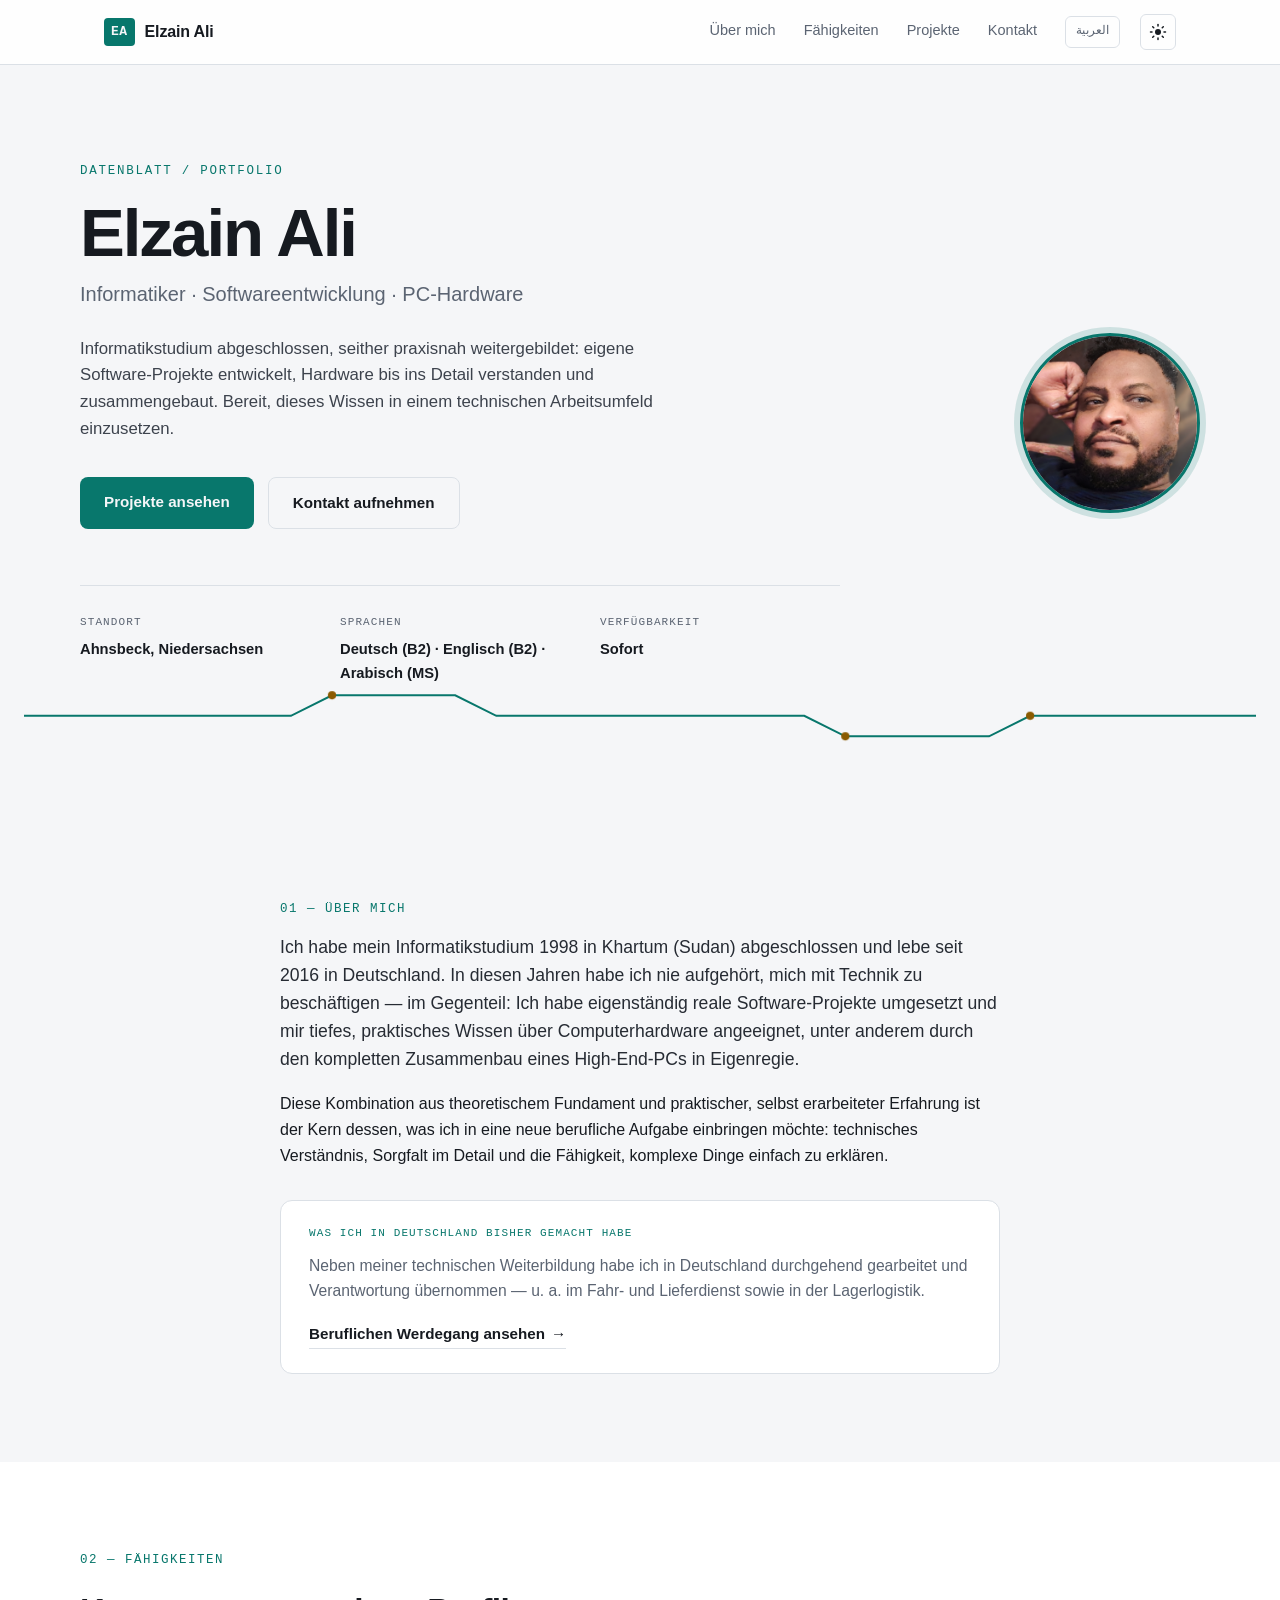
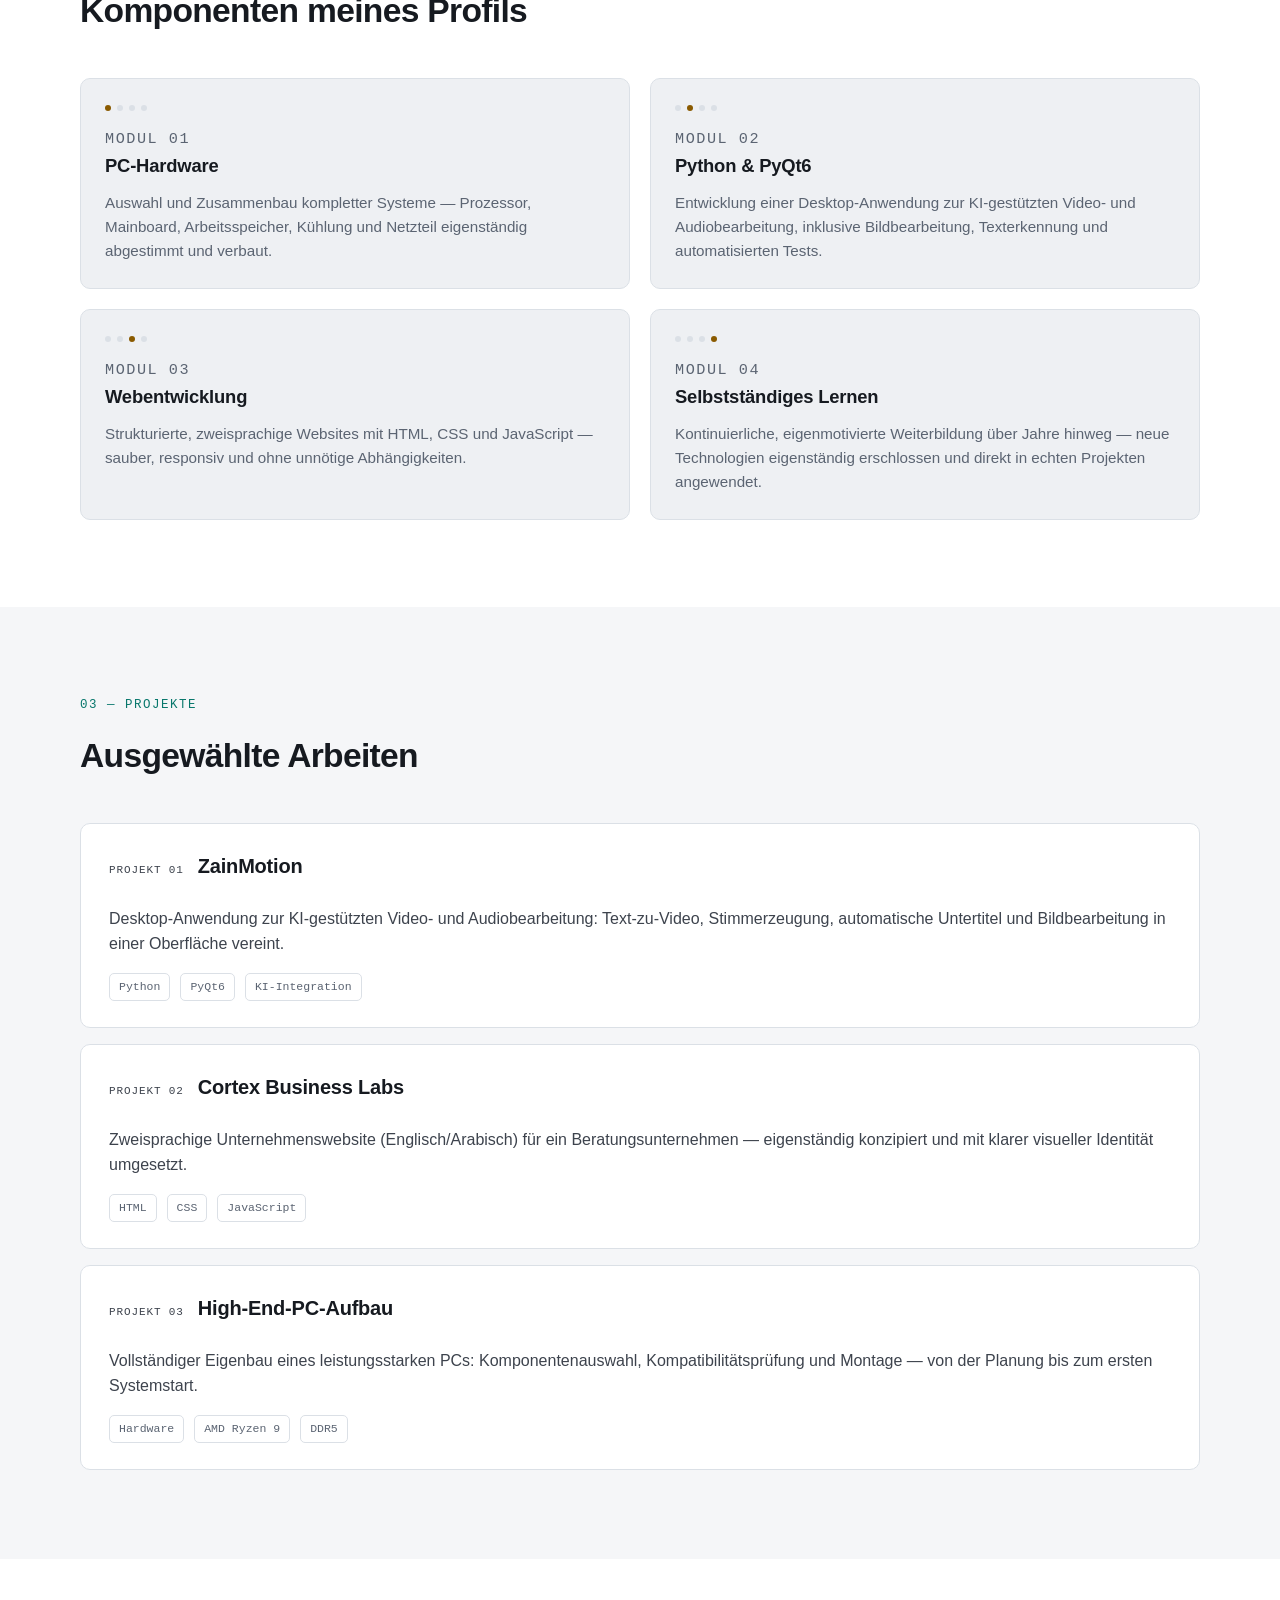
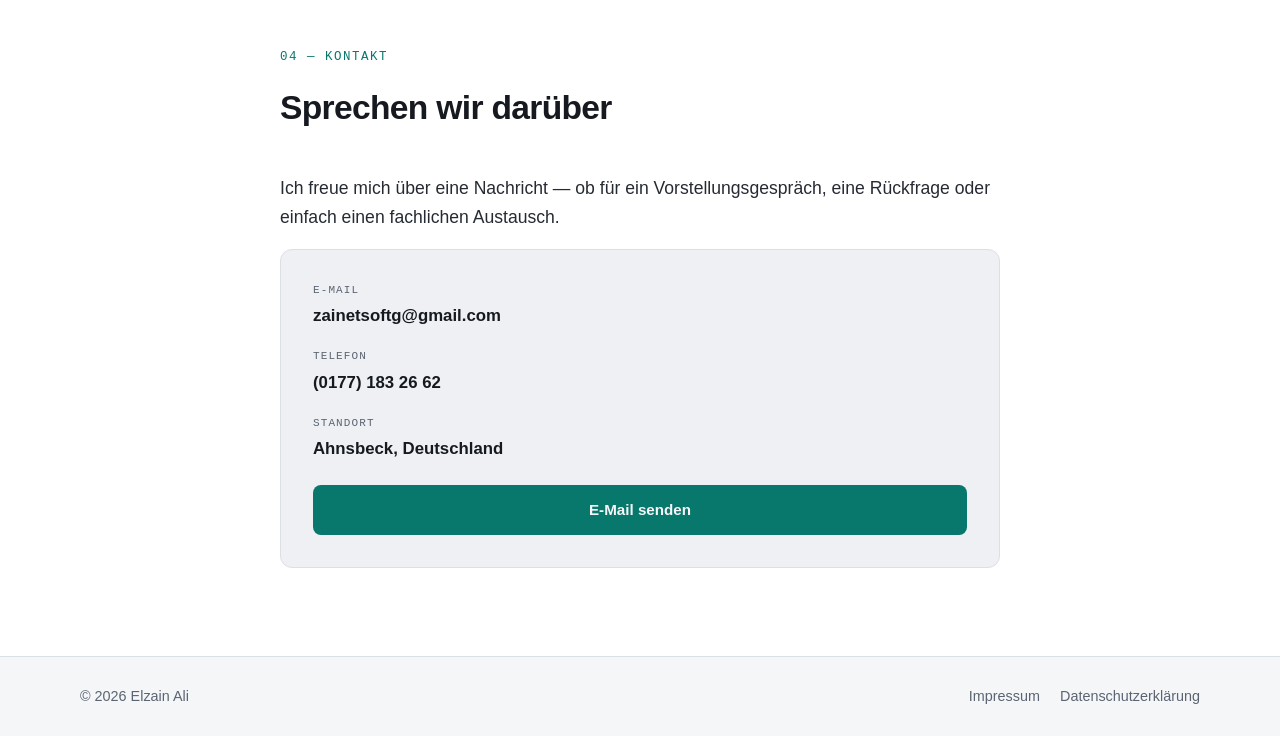
<file: index.html>
<!DOCTYPE html>
<html lang="de">
<head>
<meta charset="UTF-8">
<meta name="viewport" content="width=device-width, initial-scale=1.0">
<title>Elzain Ali — Informatiker &amp; Technikbegeistert</title>
<meta name="description" content="Portfolio von Elzain Ali: Informatiker mit praktischer Erfahrung in Softwareentwicklung und PC-Hardware.">
<script>
(function(){
  try{
    var stored = localStorage.getItem('theme');
    var theme = stored || (window.matchMedia('(prefers-color-scheme: light)').matches ? 'light' : 'dark');
    if(theme === 'light'){ document.documentElement.setAttribute('data-theme','light'); }
  }catch(e){}
})();
</script>
<link rel="stylesheet" href="style.css">
</head>
<body>

<a class="skip-link" href="#main">Zum Inhalt springen</a>

<header class="site-header">
  <div class="header-inner">
    <a href="#top" class="brand">
      <span class="brand-mark">EA</span>
      <span class="brand-name">Elzain Ali</span>
    </a>
    <nav class="main-nav" aria-label="Hauptnavigation">
      <a href="#about">Über mich</a>
      <a href="#skills">Fähigkeiten</a>
      <a href="#projects">Projekte</a>
      <a href="#contact">Kontakt</a>
      <a href="index-ar.html" class="lang-switch" lang="ar" dir="rtl" hreflang="ar">العربية</a>
      <button type="button" class="theme-toggle" id="theme-toggle" aria-label="Zum hellen Modus wechseln" aria-pressed="false">
        <svg class="icon-moon" viewBox="0 0 24 24" width="18" height="18" aria-hidden="true" focusable="false">
          <mask id="moon-mask">
            <rect x="0" y="0" width="24" height="24" fill="#fff"></rect>
            <circle cx="15" cy="9" r="7" fill="#000"></circle>
          </mask>
          <circle cx="12" cy="12" r="9" fill="currentColor" mask="url(#moon-mask)"></circle>
        </svg>
        <svg class="icon-sun" viewBox="0 0 24 24" width="18" height="18" aria-hidden="true" focusable="false" fill="none" stroke="currentColor" stroke-width="2" stroke-linecap="round">
          <circle cx="12" cy="12" r="4" fill="currentColor" stroke="none"></circle>
          <line x1="12" y1="2" x2="12" y2="4"></line>
          <line x1="12" y1="20" x2="12" y2="22"></line>
          <line x1="2" y1="12" x2="4" y2="12"></line>
          <line x1="20" y1="12" x2="22" y2="12"></line>
          <line x1="4.93" y1="4.93" x2="6.34" y2="6.34"></line>
          <line x1="17.66" y1="17.66" x2="19.07" y2="19.07"></line>
          <line x1="4.93" y1="19.07" x2="6.34" y2="17.66"></line>
          <line x1="17.66" y1="6.34" x2="19.07" y2="4.93"></line>
        </svg>
      </button>
    </nav>
    <button class="nav-toggle" aria-label="Menü öffnen" aria-expanded="false" aria-controls="main-nav">
      <span></span><span></span><span></span>
    </button>
  </div>
</header>

<main id="main">

  <!-- HERO -->
  <section id="top" class="hero">
    <div class="hero-inner">
      <div class="hero-top">
        <div class="hero-text">
          <p class="eyebrow">DATENBLATT&nbsp;/&nbsp;PORTFOLIO</p>
          <h1 class="hero-name">Elzain Ali</h1>
          <p class="hero-role">Informatiker · Softwareentwicklung · PC-Hardware</p>
          <p class="hero-pitch">
            Informatikstudium abgeschlossen, seither praxisnah weitergebildet: eigene Software-Projekte
            entwickelt, Hardware bis ins Detail verstanden und zusammengebaut. Bereit, dieses Wissen
            in einem technischen Arbeitsumfeld einzusetzen.
          </p>
          <div class="hero-actions">
            <a href="#projects" class="btn btn-primary">Projekte ansehen</a>
            <a href="#contact" class="btn btn-ghost">Kontakt aufnehmen</a>
          </div>

          <dl class="spec-row">
            <div class="spec-item">
              <dt>Standort</dt>
              <dd>Ahnsbeck, Niedersachsen</dd>
            </div>
            <div class="spec-item">
              <dt>Sprachen</dt>
              <dd>Deutsch (B2) · Englisch (B2) · Arabisch (MS)</dd>
            </div>
            <div class="spec-item">
              <dt>Verfügbarkeit</dt>
              <dd>Sofort</dd>
            </div>
          </dl>
        </div>

        <img
          class="hero-photo"
          src="images/zainet2.jpg"
          alt="Porträtfoto von Elzain Ali"
          width="180"
          height="180"
          loading="eager">
      </div>
    </div>

    <svg class="trace" viewBox="0 0 1200 60" preserveAspectRatio="none" aria-hidden="true">
      <path id="trace-path" d="M0,30 L260,30 L300,10 L420,10 L460,30 L760,30 L800,50 L940,50 L980,30 L1200,30" />
      <circle class="trace-node" cx="300" cy="10" r="4"></circle>
      <circle class="trace-node" cx="800" cy="50" r="4"></circle>
      <circle class="trace-node" cx="980" cy="30" r="4"></circle>
    </svg>
  </section>

  <!-- ABOUT -->
  <section id="about" class="section">
    <div class="section-inner narrow">
      <p class="section-label">01 — Über mich</p>
      <p class="lead">
        Ich habe mein Informatikstudium 1998 in Khartum (Sudan) abgeschlossen und lebe seit 2016
        in Deutschland. In diesen Jahren habe ich nie aufgehört, mich mit Technik zu beschäftigen —
        im Gegenteil: Ich habe eigenständig reale Software-Projekte umgesetzt und mir tiefes,
        praktisches Wissen über Computerhardware angeeignet, unter anderem durch den kompletten
        Zusammenbau eines High-End-PCs in Eigenregie.
      </p>
      <p>
        Diese Kombination aus theoretischem Fundament und praktischer, selbst erarbeiteter Erfahrung
        ist der Kern dessen, was ich in eine neue berufliche Aufgabe einbringen möchte: technisches
        Verständnis, Sorgfalt im Detail und die Fähigkeit, komplexe Dinge einfach zu erklären.
      </p>

      <div class="highlight-box">
        <p class="highlight-label">Was ich in Deutschland bisher gemacht habe</p>
        <p class="highlight-text">
          Neben meiner technischen Weiterbildung habe ich in Deutschland durchgehend gearbeitet
          und Verantwortung übernommen — u. a. im Fahr- und Lieferdienst sowie in der Lagerlogistik.
        </p>
        <a href="https://elzainali.github.io/Ali/" class="highlight-link">
          Beruflichen Werdegang ansehen <span aria-hidden="true">→</span>
        </a>
      </div>
    </div>
  </section>

  <!-- SKILLS -->
  <section id="skills" class="section alt">
    <div class="section-inner">
      <p class="section-label">02 — Fähigkeiten</p>
      <h2 class="section-title">Komponenten meines Profils</h2>

      <div class="module-grid">

        <article class="module-card">
          <div class="module-pins" aria-hidden="true"><span></span><span></span><span></span><span></span></div>
          <p class="module-tag">MODUL&nbsp;01</p>
          <h3>PC-Hardware</h3>
          <p>Auswahl und Zusammenbau kompletter Systeme — Prozessor, Mainboard, Arbeitsspeicher,
          Kühlung und Netzteil eigenständig abgestimmt und verbaut.</p>
        </article>

        <article class="module-card">
          <div class="module-pins" aria-hidden="true"><span></span><span></span><span></span><span></span></div>
          <p class="module-tag">MODUL&nbsp;02</p>
          <h3>Python &amp; PyQt6</h3>
          <p>Entwicklung einer Desktop-Anwendung zur KI-gestützten Video- und Audiobearbeitung,
          inklusive Bildbearbeitung, Texterkennung und automatisierten Tests.</p>
        </article>

        <article class="module-card">
          <div class="module-pins" aria-hidden="true"><span></span><span></span><span></span><span></span></div>
          <p class="module-tag">MODUL&nbsp;03</p>
          <h3>Webentwicklung</h3>
          <p>Strukturierte, zweisprachige Websites mit HTML, CSS und JavaScript — sauber, responsiv
          und ohne unnötige Abhängigkeiten.</p>
        </article>

        <article class="module-card">
          <div class="module-pins" aria-hidden="true"><span></span><span></span><span></span><span></span></div>
          <p class="module-tag">MODUL&nbsp;04</p>
          <h3>Selbstständiges Lernen</h3>
          <p>Kontinuierliche, eigenmotivierte Weiterbildung über Jahre hinweg — neue Technologien
          eigenständig erschlossen und direkt in echten Projekten angewendet.</p>
        </article>

      </div>
    </div>
  </section>

  <!-- PROJECTS -->
  <section id="projects" class="section">
    <div class="section-inner">
      <p class="section-label">03 — Projekte</p>
      <h2 class="section-title">Ausgewählte Arbeiten</h2>

      <div class="project-list">

        <article class="project-card">
          <div class="project-head">
            <p class="project-id">PROJEKT&nbsp;01</p>
            <h3>ZainMotion</h3>
          </div>
          <p>Desktop-Anwendung zur KI-gestützten Video- und Audiobearbeitung: Text-zu-Video,
          Stimmerzeugung, automatische Untertitel und Bildbearbeitung in einer Oberfläche vereint.</p>
          <ul class="tag-list">
            <li>Python</li><li>PyQt6</li><li>KI-Integration</li>
          </ul>
        </article>

        <article class="project-card">
          <div class="project-head">
            <p class="project-id">PROJEKT&nbsp;02</p>
            <h3>Cortex Business Labs</h3>
          </div>
          <p>Zweisprachige Unternehmenswebsite (Englisch/Arabisch) für ein Beratungsunternehmen —
          eigenständig konzipiert und mit klarer visueller Identität umgesetzt.</p>
          <ul class="tag-list">
            <li>HTML</li><li>CSS</li><li>JavaScript</li>
          </ul>
        </article>

        <article class="project-card">
          <div class="project-head">
            <p class="project-id">PROJEKT&nbsp;03</p>
            <h3>High-End-PC-Aufbau</h3>
          </div>
          <p>Vollständiger Eigenbau eines leistungsstarken PCs: Komponentenauswahl, Kompatibilitätsprüfung
          und Montage — von der Planung bis zum ersten Systemstart.</p>
          <ul class="tag-list">
            <li>Hardware</li><li>AMD Ryzen 9</li><li>DDR5</li>
          </ul>
        </article>

      </div>
    </div>
  </section>

  <!-- CONTACT -->
  <section id="contact" class="section alt">
    <div class="section-inner narrow">
      <p class="section-label">04 — Kontakt</p>
      <h2 class="section-title">Sprechen wir darüber</h2>
      <p class="lead">
        Ich freue mich über eine Nachricht — ob für ein Vorstellungsgespräch, eine Rückfrage
        oder einfach einen fachlichen Austausch.
      </p>

      <div class="contact-card">
        <dl class="contact-list">
          <div>
            <dt>E-Mail</dt>
            <dd><a href="mailto:zainetsoftg@gmail.com">zainetsoftg@gmail.com</a></dd>
          </div>
          <div>
            <dt>Telefon</dt>
            <dd><a href="tel:+491771832662">(0177) 183 26 62</a></dd>
          </div>
          <div>
            <dt>Standort</dt>
            <dd>Ahnsbeck, Deutschland</dd>
          </div>
        </dl>
        <a href="mailto:zainetsoftg@gmail.com" class="btn btn-primary btn-block">E-Mail senden</a>
      </div>
    </div>
  </section>

</main>

<footer class="site-footer">
  <div class="footer-inner">
    <p>© 2026 Elzain Ali</p>
    <nav aria-label="Rechtliches">
      <a href="impressum.html">Impressum</a>
      <a href="datenschutz.html">Datenschutzerklärung</a>
    </nav>
  </div>
</footer>

<script src="script.js"></script>
</body>
</html>
</file>
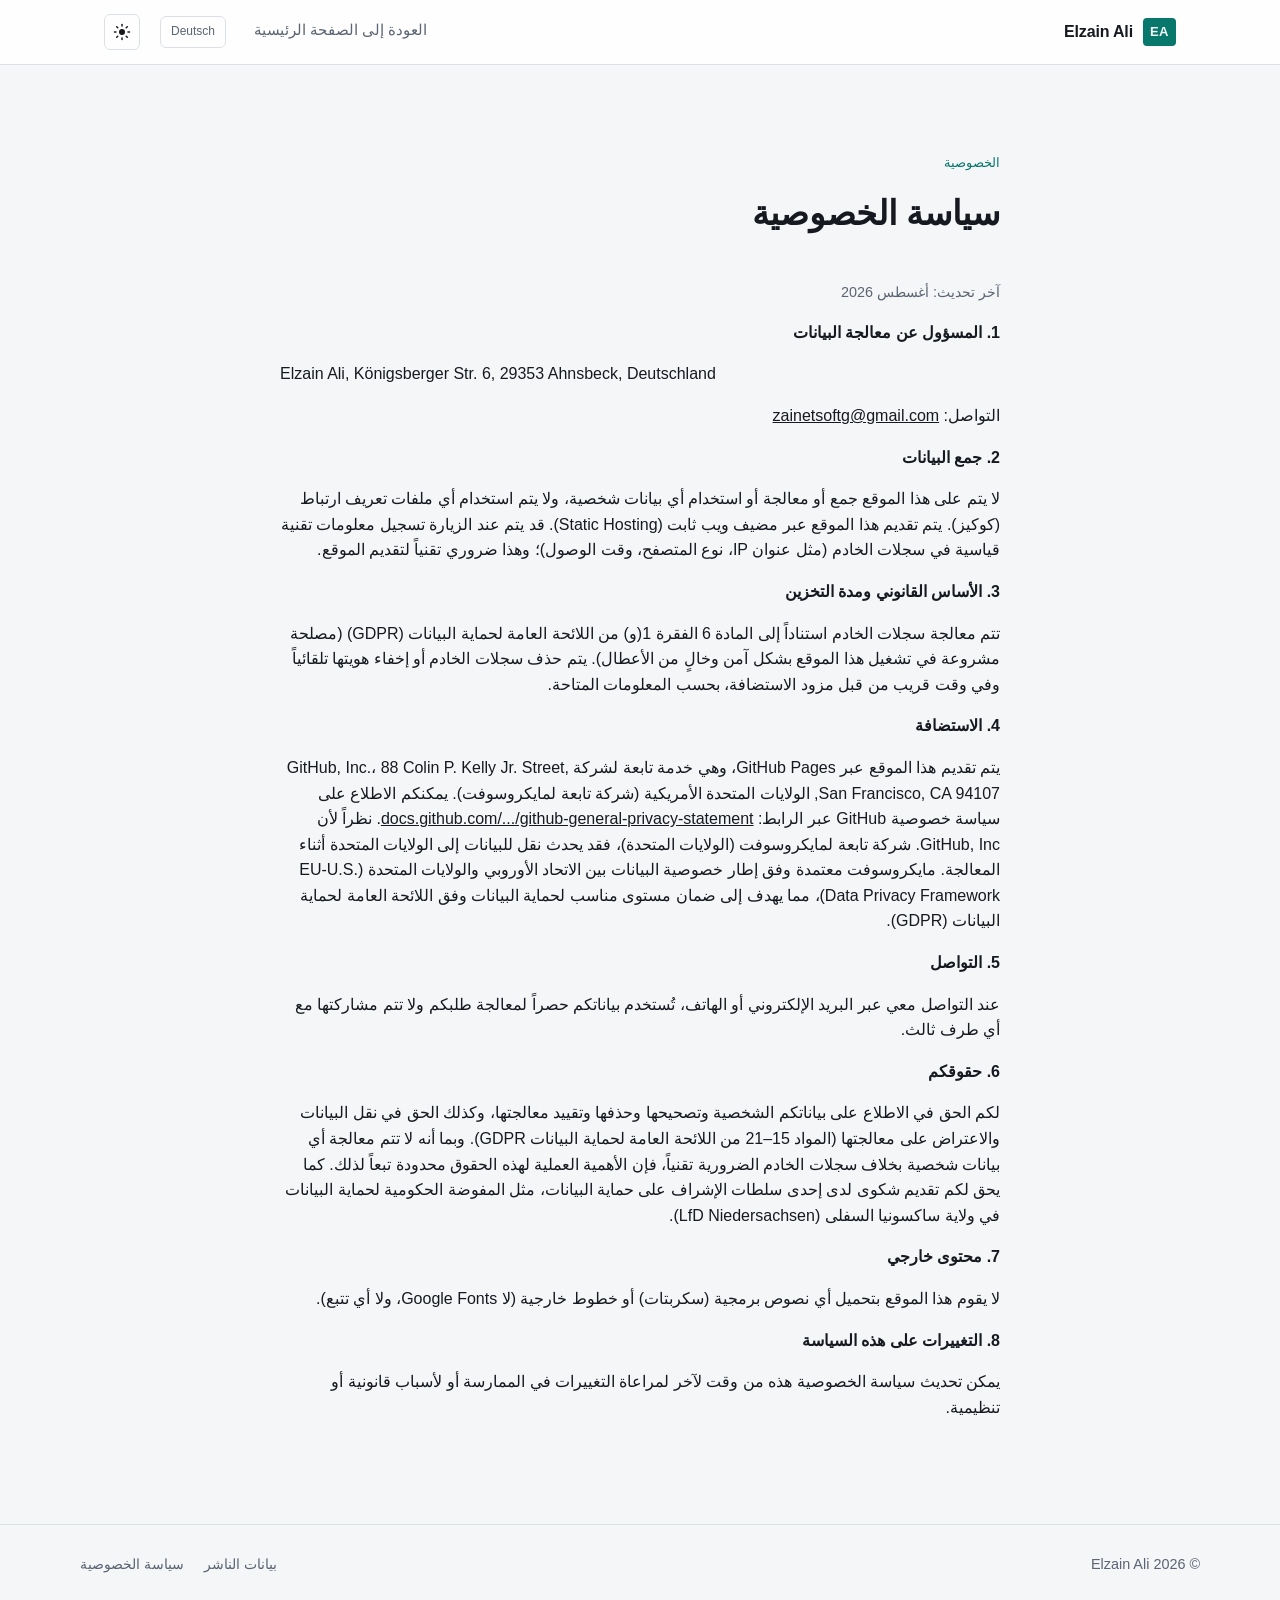
<file: datenschutz-ar.html>
<!DOCTYPE html>
<html lang="ar" dir="rtl">
<head>
<meta charset="UTF-8">
<meta name="viewport" content="width=device-width, initial-scale=1.0">
<title>سياسة الخصوصية — Elzain Ali</title>
<meta name="description" content="سياسة الخصوصية الخاصة بالموقع الشخصي لإلزين علي.">
<script>
(function(){
  try{
    var stored = localStorage.getItem('theme');
    var theme = stored || (window.matchMedia('(prefers-color-scheme: light)').matches ? 'light' : 'dark');
    if(theme === 'light'){ document.documentElement.setAttribute('data-theme','light'); }
  }catch(e){}
})();
</script>
<link rel="stylesheet" href="style.css">
</head>
<body>

<header class="site-header">
  <div class="header-inner">
    <a href="index-ar.html" class="brand">
      <span class="brand-mark">EA</span>
      <span class="brand-name">Elzain Ali</span>
    </a>
    <nav class="main-nav" aria-label="التنقل الرئيسي">
      <a href="index-ar.html">العودة إلى الصفحة الرئيسية</a>
      <a href="datenschutz.html" class="lang-switch" lang="de" dir="ltr" hreflang="de">Deutsch</a>
      <button type="button" class="theme-toggle" id="theme-toggle" aria-label="التبديل إلى الوضع الفاتح" aria-pressed="false">
        <svg class="icon-moon" viewBox="0 0 24 24" width="18" height="18" aria-hidden="true" focusable="false">
          <mask id="moon-mask">
            <rect x="0" y="0" width="24" height="24" fill="#fff"></rect>
            <circle cx="15" cy="9" r="7" fill="#000"></circle>
          </mask>
          <circle cx="12" cy="12" r="9" fill="currentColor" mask="url(#moon-mask)"></circle>
        </svg>
        <svg class="icon-sun" viewBox="0 0 24 24" width="18" height="18" aria-hidden="true" focusable="false" fill="none" stroke="currentColor" stroke-width="2" stroke-linecap="round">
          <circle cx="12" cy="12" r="4" fill="currentColor" stroke="none"></circle>
          <line x1="12" y1="2" x2="12" y2="4"></line>
          <line x1="12" y1="20" x2="12" y2="22"></line>
          <line x1="2" y1="12" x2="4" y2="12"></line>
          <line x1="20" y1="12" x2="22" y2="12"></line>
          <line x1="4.93" y1="4.93" x2="6.34" y2="6.34"></line>
          <line x1="17.66" y1="17.66" x2="19.07" y2="19.07"></line>
          <line x1="4.93" y1="19.07" x2="6.34" y2="17.66"></line>
          <line x1="17.66" y1="6.34" x2="19.07" y2="4.93"></line>
        </svg>
      </button>
    </nav>
  </div>
</header>

<main id="main">
  <section class="section">
    <div class="section-inner narrow">
      <p class="section-label">الخصوصية</p>
      <h2 class="section-title">سياسة الخصوصية</h2>
      <p style="color:var(--text-muted); font-size:0.9rem;">آخر تحديث: أغسطس 2026</p>

      <p><strong>1. المسؤول عن معالجة البيانات</strong></p>
      <p dir="ltr">
        Elzain Ali, Königsberger Str. 6, 29353 Ahnsbeck, Deutschland
      </p>
      <p>
        التواصل: <a href="mailto:zainetsoftg@gmail.com" dir="ltr">zainetsoftg@gmail.com</a>
      </p>

      <p><strong>2. جمع البيانات</strong></p>
      <p>
        لا يتم على هذا الموقع جمع أو معالجة أو استخدام أي بيانات شخصية، ولا يتم استخدام أي
        ملفات تعريف ارتباط (كوكيز). يتم تقديم هذا الموقع عبر مضيف ويب ثابت (Static Hosting).
        قد يتم عند الزيارة تسجيل معلومات تقنية قياسية في سجلات الخادم (مثل عنوان IP، نوع
        المتصفح، وقت الوصول)؛ وهذا ضروري تقنياً لتقديم الموقع.
      </p>

      <p><strong>3. الأساس القانوني ومدة التخزين</strong></p>
      <p>
        تتم معالجة سجلات الخادم استناداً إلى المادة 6 الفقرة 1(و) من اللائحة العامة لحماية
        البيانات (GDPR) (مصلحة مشروعة في تشغيل هذا الموقع بشكل آمن وخالٍ من الأعطال). يتم
        حذف سجلات الخادم أو إخفاء هويتها تلقائياً وفي وقت قريب من قبل مزود الاستضافة، بحسب
        المعلومات المتاحة.
      </p>

      <p><strong>4. الاستضافة</strong></p>
      <p>
        يتم تقديم هذا الموقع عبر GitHub Pages، وهي خدمة تابعة لشركة GitHub, Inc.، 88 Colin
        P. Kelly Jr. Street, San Francisco, CA 94107, الولايات المتحدة الأمريكية (شركة
        تابعة لمايكروسوفت). يمكنكم الاطلاع على سياسة خصوصية GitHub عبر الرابط:
        <a href="https://docs.github.com/en/site-policy/privacy-policies/github-general-privacy-statement">docs.github.com/.../github-general-privacy-statement</a>.
        نظراً لأن GitHub, Inc. شركة تابعة لمايكروسوفت (الولايات المتحدة)، فقد يحدث نقل
        للبيانات إلى الولايات المتحدة أثناء المعالجة. مايكروسوفت معتمدة وفق إطار خصوصية
        البيانات بين الاتحاد الأوروبي والولايات المتحدة (EU-U.S. Data Privacy Framework)،
        مما يهدف إلى ضمان مستوى مناسب لحماية البيانات وفق اللائحة العامة لحماية البيانات
        (GDPR).
      </p>

      <p><strong>5. التواصل</strong></p>
      <p>
        عند التواصل معي عبر البريد الإلكتروني أو الهاتف، تُستخدم بياناتكم حصراً لمعالجة
        طلبكم ولا تتم مشاركتها مع أي طرف ثالث.
      </p>

      <p><strong>6. حقوقكم</strong></p>
      <p>
        لكم الحق في الاطلاع على بياناتكم الشخصية وتصحيحها وحذفها وتقييد معالجتها، وكذلك
        الحق في نقل البيانات والاعتراض على معالجتها (المواد 15–21 من اللائحة العامة لحماية
        البيانات GDPR). وبما أنه لا تتم معالجة أي بيانات شخصية بخلاف سجلات الخادم الضرورية
        تقنياً، فإن الأهمية العملية لهذه الحقوق محدودة تبعاً لذلك. كما يحق لكم تقديم شكوى
        لدى إحدى سلطات الإشراف على حماية البيانات، مثل المفوضة الحكومية لحماية البيانات في
        ولاية ساكسونيا السفلى (LfD Niedersachsen).
      </p>

      <p><strong>7. محتوى خارجي</strong></p>
      <p>
        لا يقوم هذا الموقع بتحميل أي نصوص برمجية (سكربتات) أو خطوط خارجية (لا Google
        Fonts، ولا أي تتبع).
      </p>

      <p><strong>8. التغييرات على هذه السياسة</strong></p>
      <p>
        يمكن تحديث سياسة الخصوصية هذه من وقت لآخر لمراعاة التغييرات في الممارسة أو لأسباب
        قانونية أو تنظيمية.
      </p>
    </div>
  </section>
</main>

<footer class="site-footer">
  <div class="footer-inner">
    <p>© 2026 Elzain Ali</p>
    <nav aria-label="روابط قانونية">
      <a href="impressum-ar.html">بيانات الناشر</a>
      <a href="datenschutz-ar.html">سياسة الخصوصية</a>
    </nav>
  </div>
</footer>

<script src="script.js"></script>
</body>
</html>
</file>
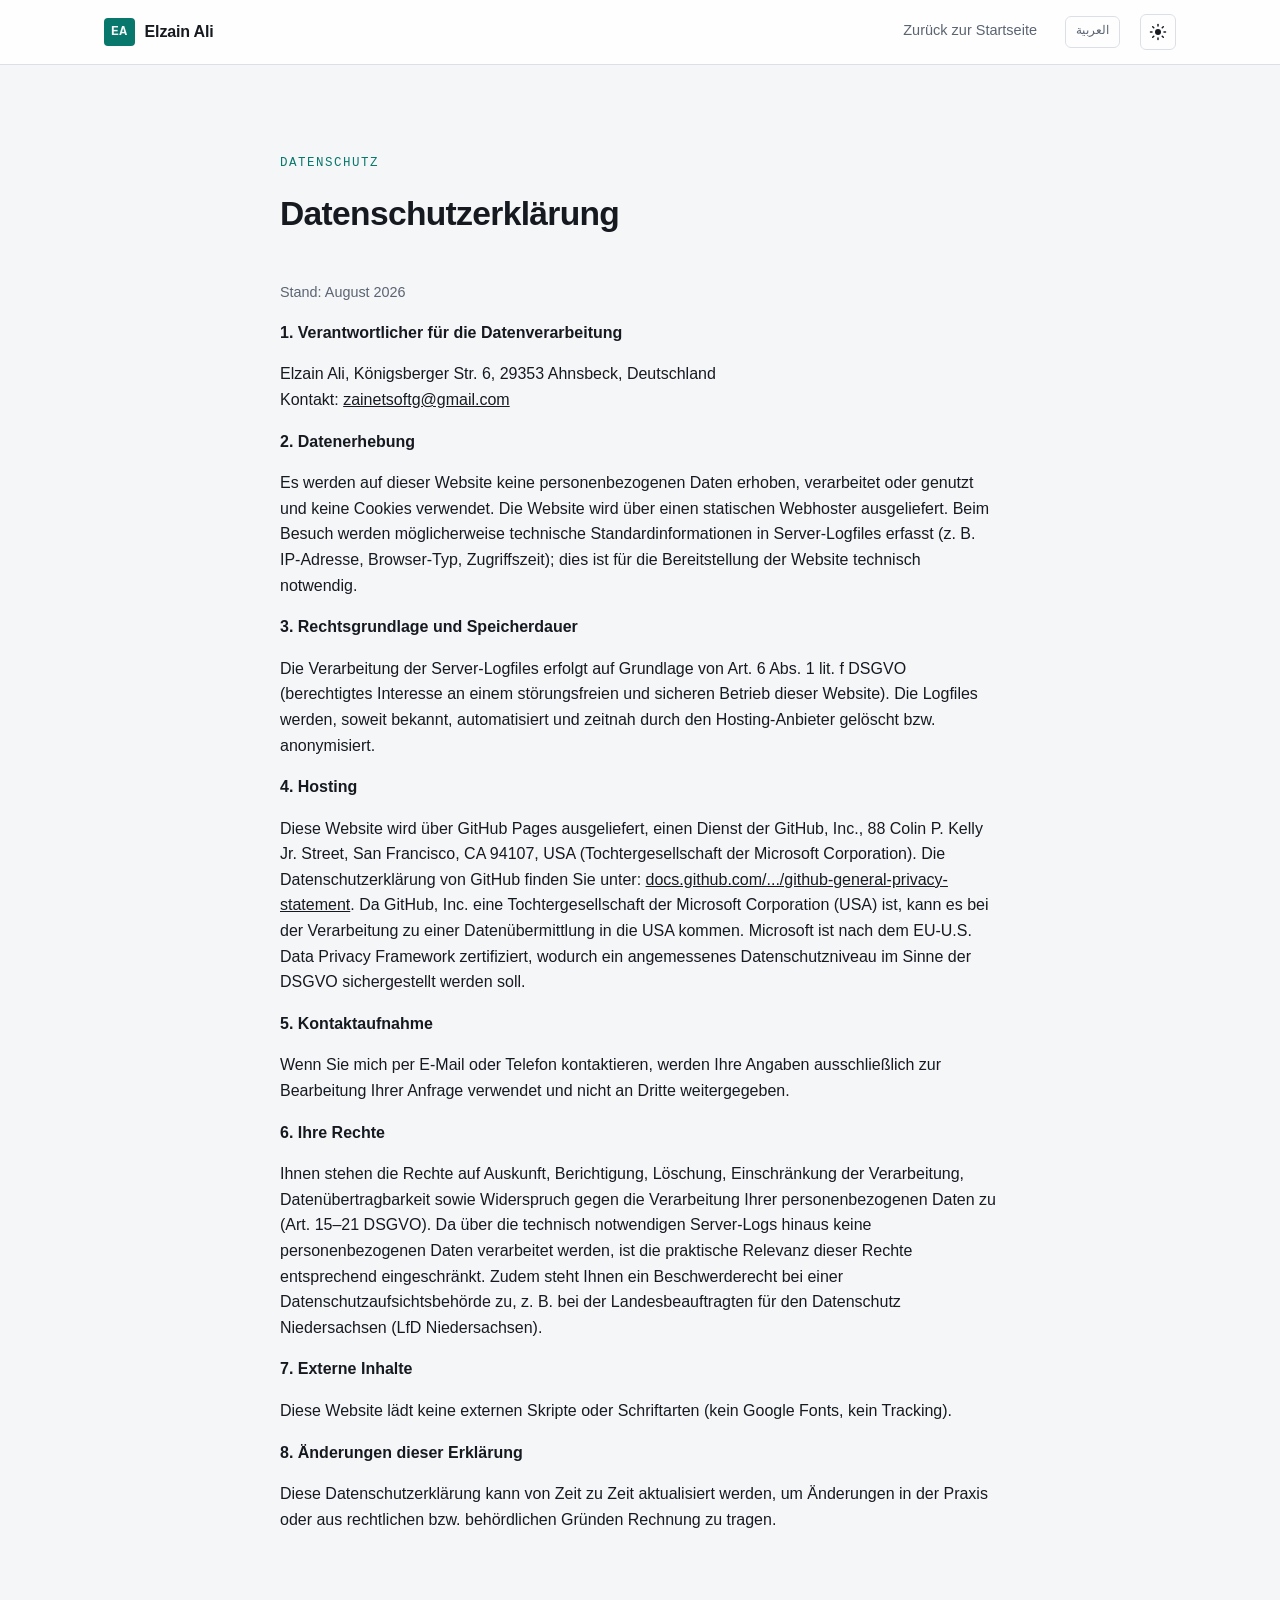
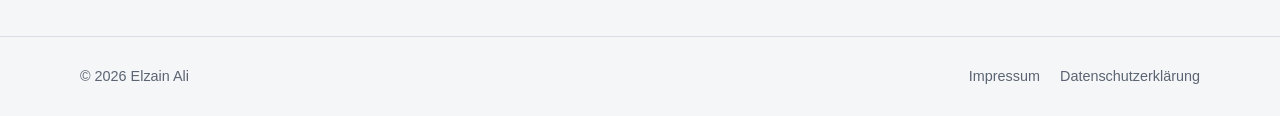
<file: datenschutz.html>
<!DOCTYPE html>
<html lang="de">
<head>
<meta charset="UTF-8">
<meta name="viewport" content="width=device-width, initial-scale=1.0">
<title>Datenschutzerklärung — Elzain Ali</title>
<meta name="description" content="Datenschutzerklärung der persönlichen Portfolio-Website von Elzain Ali.">
<script>
(function(){
  try{
    var stored = localStorage.getItem('theme');
    var theme = stored || (window.matchMedia('(prefers-color-scheme: light)').matches ? 'light' : 'dark');
    if(theme === 'light'){ document.documentElement.setAttribute('data-theme','light'); }
  }catch(e){}
})();
</script>
<link rel="stylesheet" href="style.css">
</head>
<body>

<header class="site-header">
  <div class="header-inner">
    <a href="index.html" class="brand">
      <span class="brand-mark">EA</span>
      <span class="brand-name">Elzain Ali</span>
    </a>
    <nav class="main-nav" aria-label="Hauptnavigation">
      <a href="index.html">Zurück zur Startseite</a>
      <a href="datenschutz-ar.html" class="lang-switch" lang="ar" dir="rtl" hreflang="ar">العربية</a>
      <button type="button" class="theme-toggle" id="theme-toggle" aria-label="Zum hellen Modus wechseln" aria-pressed="false">
        <svg class="icon-moon" viewBox="0 0 24 24" width="18" height="18" aria-hidden="true" focusable="false">
          <mask id="moon-mask">
            <rect x="0" y="0" width="24" height="24" fill="#fff"></rect>
            <circle cx="15" cy="9" r="7" fill="#000"></circle>
          </mask>
          <circle cx="12" cy="12" r="9" fill="currentColor" mask="url(#moon-mask)"></circle>
        </svg>
        <svg class="icon-sun" viewBox="0 0 24 24" width="18" height="18" aria-hidden="true" focusable="false" fill="none" stroke="currentColor" stroke-width="2" stroke-linecap="round">
          <circle cx="12" cy="12" r="4" fill="currentColor" stroke="none"></circle>
          <line x1="12" y1="2" x2="12" y2="4"></line>
          <line x1="12" y1="20" x2="12" y2="22"></line>
          <line x1="2" y1="12" x2="4" y2="12"></line>
          <line x1="20" y1="12" x2="22" y2="12"></line>
          <line x1="4.93" y1="4.93" x2="6.34" y2="6.34"></line>
          <line x1="17.66" y1="17.66" x2="19.07" y2="19.07"></line>
          <line x1="4.93" y1="19.07" x2="6.34" y2="17.66"></line>
          <line x1="17.66" y1="6.34" x2="19.07" y2="4.93"></line>
        </svg>
      </button>
    </nav>
  </div>
</header>

<main id="main">
  <section class="section">
    <div class="section-inner narrow">
      <p class="section-label">Datenschutz</p>
      <h2 class="section-title">Datenschutzerklärung</h2>
      <p style="color:var(--text-muted); font-size:0.9rem;">Stand: August 2026</p>

      <p><strong>1. Verantwortlicher für die Datenverarbeitung</strong></p>
      <p>
        Elzain Ali, Königsberger Str. 6, 29353 Ahnsbeck, Deutschland<br>
        Kontakt: <a href="mailto:zainetsoftg@gmail.com">zainetsoftg@gmail.com</a>
      </p>

      <p><strong>2. Datenerhebung</strong></p>
      <p>
        Es werden auf dieser Website keine personenbezogenen Daten erhoben, verarbeitet oder genutzt
        und keine Cookies verwendet. Die Website wird über einen statischen Webhoster ausgeliefert.
        Beim Besuch werden möglicherweise technische Standardinformationen in Server-Logfiles erfasst
        (z. B. IP-Adresse, Browser-Typ, Zugriffszeit); dies ist für die Bereitstellung der Website
        technisch notwendig.
      </p>

      <p><strong>3. Rechtsgrundlage und Speicherdauer</strong></p>
      <p>
        Die Verarbeitung der Server-Logfiles erfolgt auf Grundlage von Art. 6 Abs. 1 lit. f DSGVO
        (berechtigtes Interesse an einem störungsfreien und sicheren Betrieb dieser Website). Die
        Logfiles werden, soweit bekannt, automatisiert und zeitnah durch den Hosting-Anbieter gelöscht
        bzw. anonymisiert.
      </p>

      <p><strong>4. Hosting</strong></p>
      <p>
        Diese Website wird über GitHub Pages ausgeliefert, einen Dienst der GitHub, Inc.,
        88 Colin P. Kelly Jr. Street, San Francisco, CA 94107, USA (Tochtergesellschaft der
        Microsoft Corporation). Die Datenschutzerklärung von GitHub finden Sie unter:
        <a href="https://docs.github.com/en/site-policy/privacy-policies/github-general-privacy-statement">docs.github.com/.../github-general-privacy-statement</a>.
        Da GitHub, Inc. eine Tochtergesellschaft der Microsoft Corporation (USA) ist, kann es bei der
        Verarbeitung zu einer Datenübermittlung in die USA kommen. Microsoft ist nach dem
        EU-U.S. Data Privacy Framework zertifiziert, wodurch ein angemessenes Datenschutzniveau im
        Sinne der DSGVO sichergestellt werden soll.
      </p>

      <p><strong>5. Kontaktaufnahme</strong></p>
      <p>
        Wenn Sie mich per E-Mail oder Telefon kontaktieren, werden Ihre Angaben ausschließlich zur
        Bearbeitung Ihrer Anfrage verwendet und nicht an Dritte weitergegeben.
      </p>

      <p><strong>6. Ihre Rechte</strong></p>
      <p>
        Ihnen stehen die Rechte auf Auskunft, Berichtigung, Löschung, Einschränkung der Verarbeitung,
        Datenübertragbarkeit sowie Widerspruch gegen die Verarbeitung Ihrer personenbezogenen Daten zu
        (Art. 15–21 DSGVO). Da über die technisch notwendigen Server-Logs hinaus keine
        personenbezogenen Daten verarbeitet werden, ist die praktische Relevanz dieser Rechte
        entsprechend eingeschränkt. Zudem steht Ihnen ein Beschwerderecht bei einer
        Datenschutzaufsichtsbehörde zu, z. B. bei der Landesbeauftragten für den Datenschutz
        Niedersachsen (LfD Niedersachsen).
      </p>

      <p><strong>7. Externe Inhalte</strong></p>
      <p>
        Diese Website lädt keine externen Skripte oder Schriftarten (kein Google Fonts, kein Tracking).
      </p>

      <p><strong>8. Änderungen dieser Erklärung</strong></p>
      <p>
        Diese Datenschutzerklärung kann von Zeit zu Zeit aktualisiert werden, um Änderungen in der
        Praxis oder aus rechtlichen bzw. behördlichen Gründen Rechnung zu tragen.
      </p>
    </div>
  </section>
</main>

<footer class="site-footer">
  <div class="footer-inner">
    <p>© 2026 Elzain Ali</p>
    <nav aria-label="Rechtliches">
      <a href="impressum.html">Impressum</a>
      <a href="datenschutz.html">Datenschutzerklärung</a>
    </nav>
  </div>
</footer>

<script src="script.js"></script>
</body>
</html>
</file>
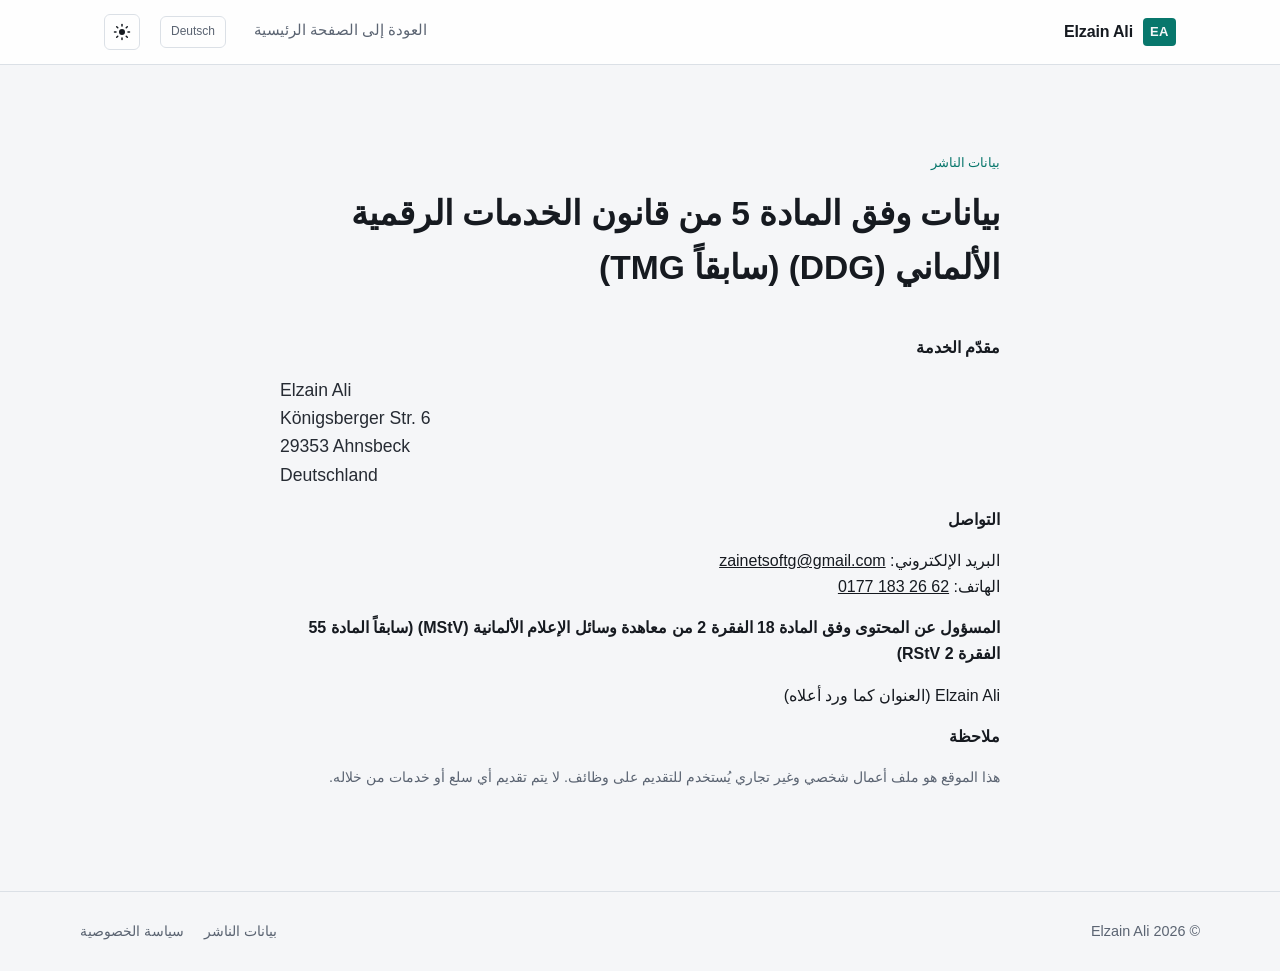
<file: impressum-ar.html>
<!DOCTYPE html>
<html lang="ar" dir="rtl">
<head>
<meta charset="UTF-8">
<meta name="viewport" content="width=device-width, initial-scale=1.0">
<title>بيانات الناشر — Elzain Ali</title>
<meta name="description" content="بيانات الناشر الخاصة بالموقع الشخصي لإلزين علي.">
<script>
(function(){
  try{
    var stored = localStorage.getItem('theme');
    var theme = stored || (window.matchMedia('(prefers-color-scheme: light)').matches ? 'light' : 'dark');
    if(theme === 'light'){ document.documentElement.setAttribute('data-theme','light'); }
  }catch(e){}
})();
</script>
<link rel="stylesheet" href="style.css">
</head>
<body>

<header class="site-header">
  <div class="header-inner">
    <a href="index-ar.html" class="brand">
      <span class="brand-mark">EA</span>
      <span class="brand-name">Elzain Ali</span>
    </a>
    <nav class="main-nav" aria-label="التنقل الرئيسي">
      <a href="index-ar.html">العودة إلى الصفحة الرئيسية</a>
      <a href="impressum.html" class="lang-switch" lang="de" dir="ltr" hreflang="de">Deutsch</a>
      <button type="button" class="theme-toggle" id="theme-toggle" aria-label="التبديل إلى الوضع الفاتح" aria-pressed="false">
        <svg class="icon-moon" viewBox="0 0 24 24" width="18" height="18" aria-hidden="true" focusable="false">
          <mask id="moon-mask">
            <rect x="0" y="0" width="24" height="24" fill="#fff"></rect>
            <circle cx="15" cy="9" r="7" fill="#000"></circle>
          </mask>
          <circle cx="12" cy="12" r="9" fill="currentColor" mask="url(#moon-mask)"></circle>
        </svg>
        <svg class="icon-sun" viewBox="0 0 24 24" width="18" height="18" aria-hidden="true" focusable="false" fill="none" stroke="currentColor" stroke-width="2" stroke-linecap="round">
          <circle cx="12" cy="12" r="4" fill="currentColor" stroke="none"></circle>
          <line x1="12" y1="2" x2="12" y2="4"></line>
          <line x1="12" y1="20" x2="12" y2="22"></line>
          <line x1="2" y1="12" x2="4" y2="12"></line>
          <line x1="20" y1="12" x2="22" y2="12"></line>
          <line x1="4.93" y1="4.93" x2="6.34" y2="6.34"></line>
          <line x1="17.66" y1="17.66" x2="19.07" y2="19.07"></line>
          <line x1="4.93" y1="19.07" x2="6.34" y2="17.66"></line>
          <line x1="17.66" y1="6.34" x2="19.07" y2="4.93"></line>
        </svg>
      </button>
    </nav>
  </div>
</header>

<main id="main">
  <section class="section">
    <div class="section-inner narrow">
      <p class="section-label">بيانات الناشر</p>
      <h2 class="section-title">بيانات وفق المادة 5 من قانون الخدمات الرقمية الألماني (DDG) (سابقاً TMG)</h2>

      <p><strong>مقدّم الخدمة</strong></p>
      <p class="lead" dir="ltr">
        Elzain Ali<br>
        Königsberger Str. 6<br>
        29353 Ahnsbeck<br>
        Deutschland
      </p>

      <p><strong>التواصل</strong></p>
      <p>
        البريد الإلكتروني: <a href="mailto:zainetsoftg@gmail.com" dir="ltr">zainetsoftg@gmail.com</a><br>
        الهاتف: <a href="tel:+491771832662" dir="ltr">0177 183 26 62</a>
      </p>

      <p><strong>المسؤول عن المحتوى وفق المادة 18 الفقرة 2 من معاهدة وسائل الإعلام الألمانية (MStV) (سابقاً المادة 55 الفقرة 2 RStV)</strong></p>
      <p>Elzain Ali (العنوان كما ورد أعلاه)</p>

      <p><strong>ملاحظة</strong></p>
      <p style="color:var(--text-muted); font-size:0.9rem;">
        هذا الموقع هو ملف أعمال شخصي وغير تجاري يُستخدم للتقديم على وظائف. لا يتم تقديم
        أي سلع أو خدمات من خلاله.
      </p>
    </div>
  </section>
</main>

<footer class="site-footer">
  <div class="footer-inner">
    <p>© 2026 Elzain Ali</p>
    <nav aria-label="روابط قانونية">
      <a href="impressum-ar.html">بيانات الناشر</a>
      <a href="datenschutz-ar.html">سياسة الخصوصية</a>
    </nav>
  </div>
</footer>

<script src="script.js"></script>
</body>
</html>
</file>
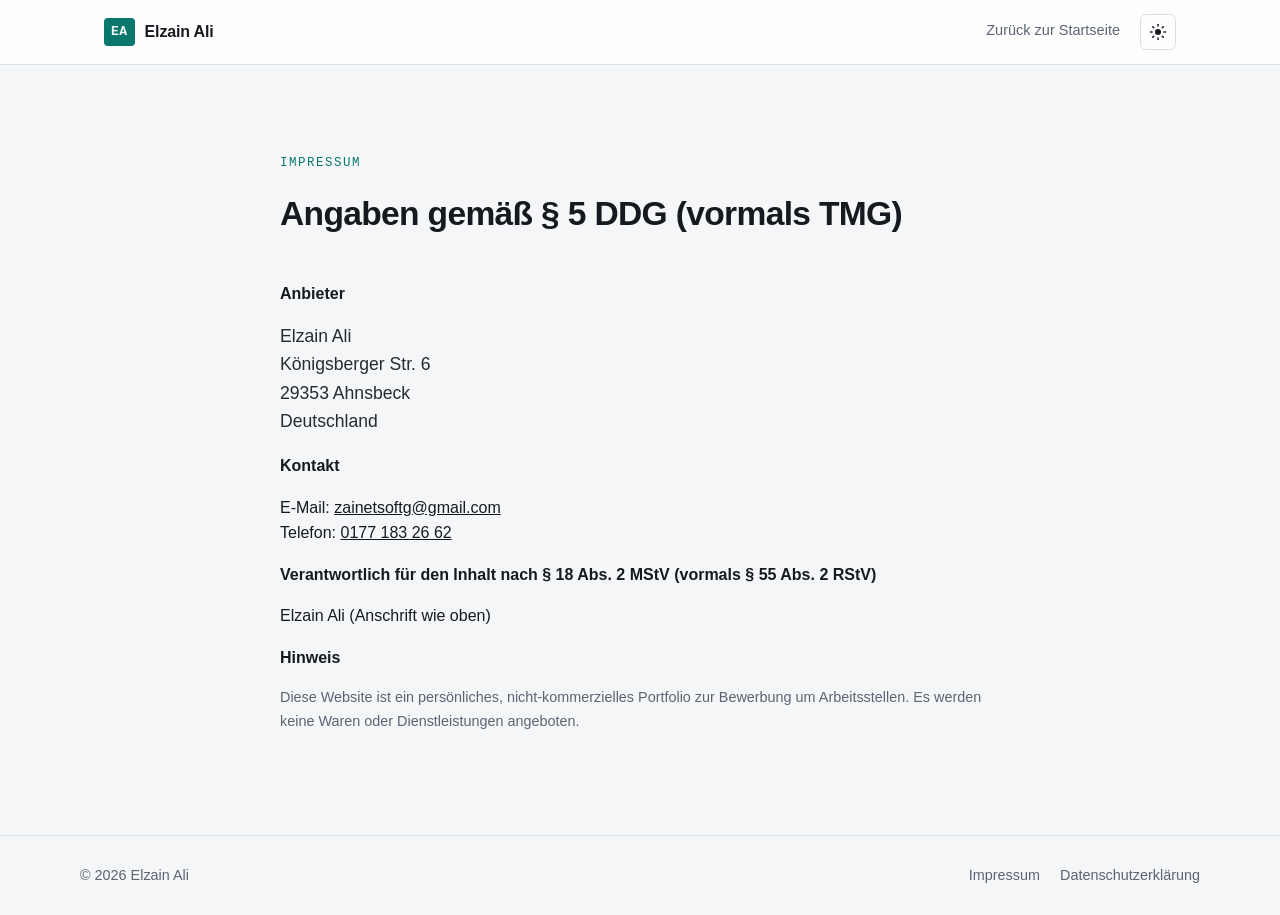
<file: impressum.html>
<!DOCTYPE html>
<html lang="de">
<head>
<meta charset="UTF-8">
<meta name="viewport" content="width=device-width, initial-scale=1.0">
<title>Impressum — Elzain Ali</title>
<meta name="description" content="Impressum der persönlichen Portfolio-Website von Elzain Ali.">
<script>
(function(){
  try{
    var stored = localStorage.getItem('theme');
    var theme = stored || (window.matchMedia('(prefers-color-scheme: light)').matches ? 'light' : 'dark');
    if(theme === 'light'){ document.documentElement.setAttribute('data-theme','light'); }
  }catch(e){}
})();
</script>
<link rel="stylesheet" href="style.css">
</head>
<body>

<header class="site-header">
  <div class="header-inner">
    <a href="index.html" class="brand">
      <span class="brand-mark">EA</span>
      <span class="brand-name">Elzain Ali</span>
    </a>
    <nav class="main-nav" aria-label="Hauptnavigation">
      <a href="index.html">Zurück zur Startseite</a>
      <button type="button" class="theme-toggle" id="theme-toggle" aria-label="Zum hellen Modus wechseln" aria-pressed="false">
        <svg class="icon-moon" viewBox="0 0 24 24" width="18" height="18" aria-hidden="true" focusable="false">
          <mask id="moon-mask">
            <rect x="0" y="0" width="24" height="24" fill="#fff"></rect>
            <circle cx="15" cy="9" r="7" fill="#000"></circle>
          </mask>
          <circle cx="12" cy="12" r="9" fill="currentColor" mask="url(#moon-mask)"></circle>
        </svg>
        <svg class="icon-sun" viewBox="0 0 24 24" width="18" height="18" aria-hidden="true" focusable="false" fill="none" stroke="currentColor" stroke-width="2" stroke-linecap="round">
          <circle cx="12" cy="12" r="4" fill="currentColor" stroke="none"></circle>
          <line x1="12" y1="2" x2="12" y2="4"></line>
          <line x1="12" y1="20" x2="12" y2="22"></line>
          <line x1="2" y1="12" x2="4" y2="12"></line>
          <line x1="20" y1="12" x2="22" y2="12"></line>
          <line x1="4.93" y1="4.93" x2="6.34" y2="6.34"></line>
          <line x1="17.66" y1="17.66" x2="19.07" y2="19.07"></line>
          <line x1="4.93" y1="19.07" x2="6.34" y2="17.66"></line>
          <line x1="17.66" y1="6.34" x2="19.07" y2="4.93"></line>
        </svg>
      </button>
    </nav>
  </div>
</header>

<main id="main">
  <section class="section">
    <div class="section-inner narrow">
      <p class="section-label">Impressum</p>
      <h2 class="section-title">Angaben gemäß § 5 DDG (vormals TMG)</h2>

      <p><strong>Anbieter</strong></p>
      <p class="lead">
        Elzain Ali<br>
        Königsberger Str. 6<br>
        29353 Ahnsbeck<br>
        Deutschland
      </p>

      <p><strong>Kontakt</strong></p>
      <p>
        E-Mail: <a href="mailto:zainetsoftg@gmail.com">zainetsoftg@gmail.com</a><br>
        Telefon: <a href="tel:+491771832662">0177 183 26 62</a>
      </p>

      <p><strong>Verantwortlich für den Inhalt nach § 18 Abs. 2 MStV (vormals § 55 Abs. 2 RStV)</strong></p>
      <p>Elzain Ali (Anschrift wie oben)</p>

      <p><strong>Hinweis</strong></p>
      <p style="color:var(--text-muted); font-size:0.9rem;">
        Diese Website ist ein persönliches, nicht-kommerzielles Portfolio zur Bewerbung um Arbeitsstellen.
        Es werden keine Waren oder Dienstleistungen angeboten.
      </p>
    </div>
  </section>
</main>

<footer class="site-footer">
  <div class="footer-inner">
    <p>© 2026 Elzain Ali</p>
    <nav aria-label="Rechtliches">
      <a href="impressum.html">Impressum</a>
      <a href="datenschutz.html">Datenschutzerklärung</a>
    </nav>
  </div>
</footer>

<script src="script.js"></script>
</body>
</html>
</file>
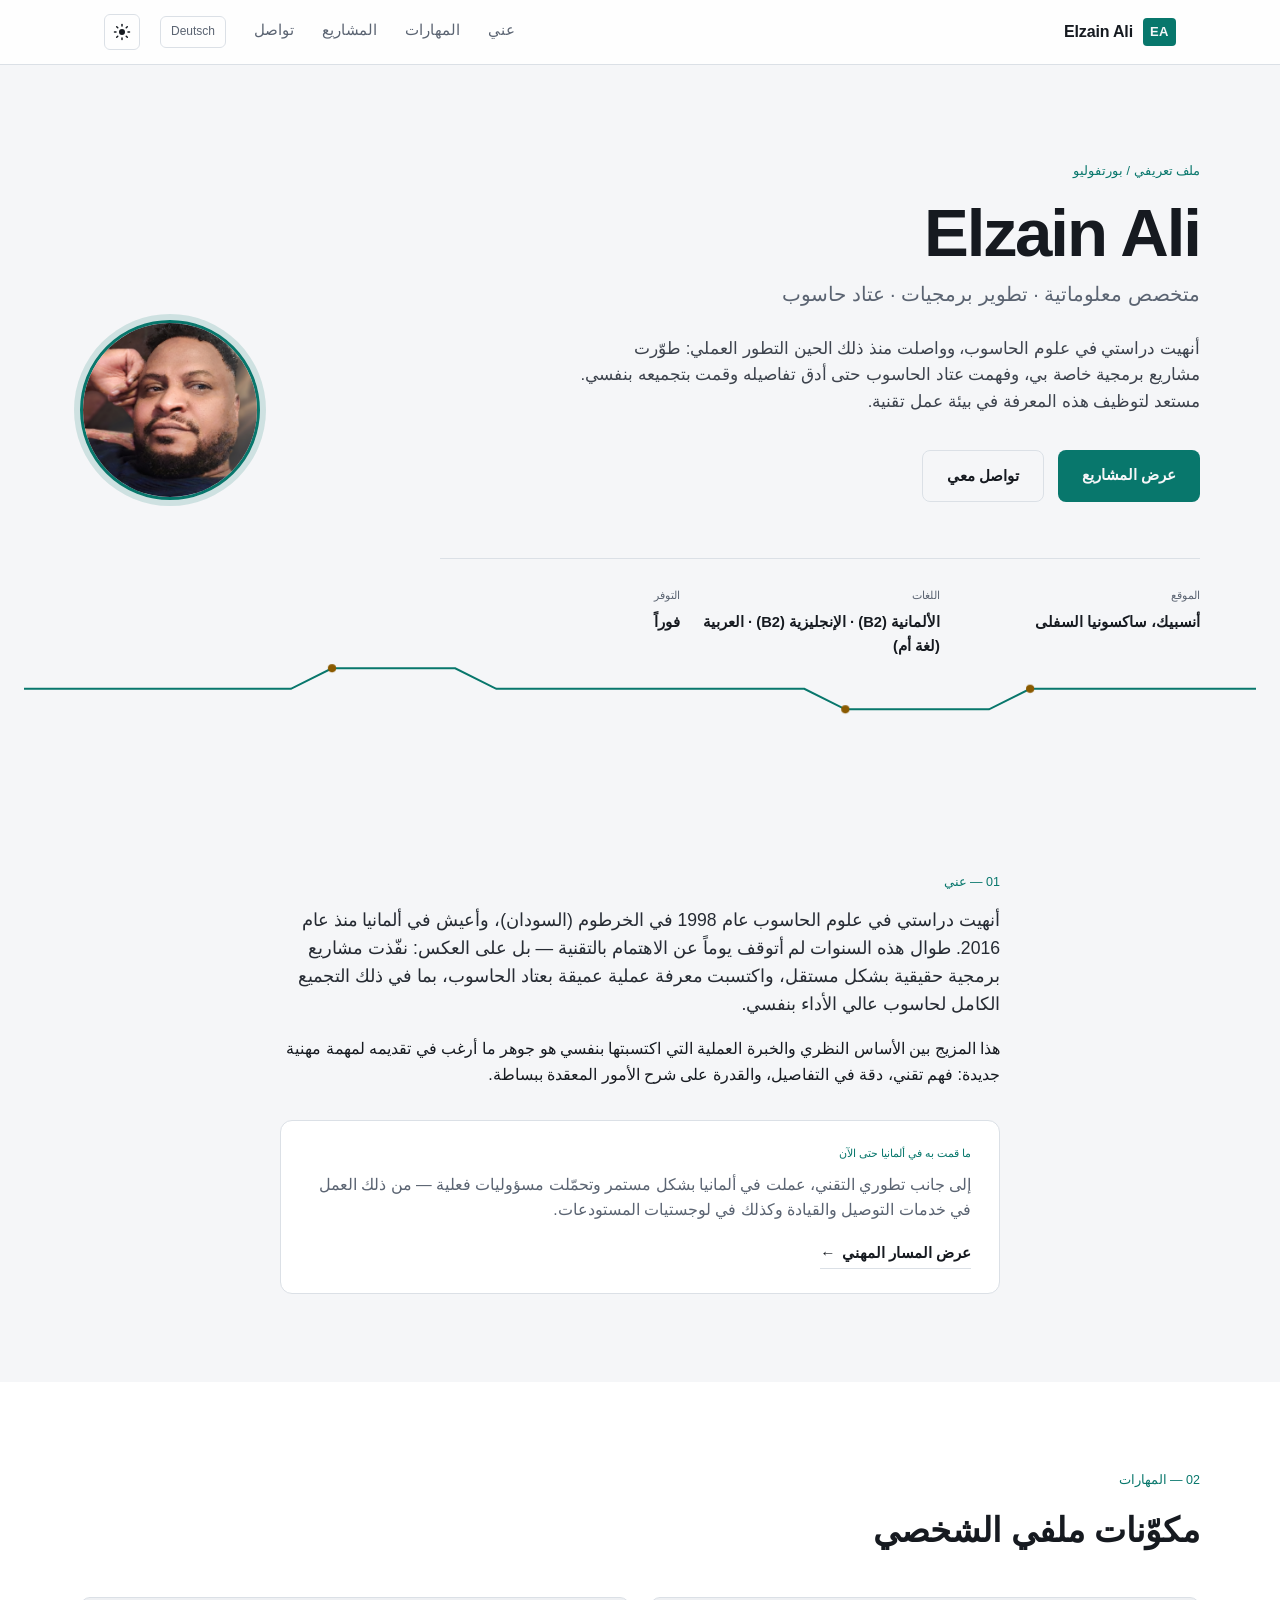
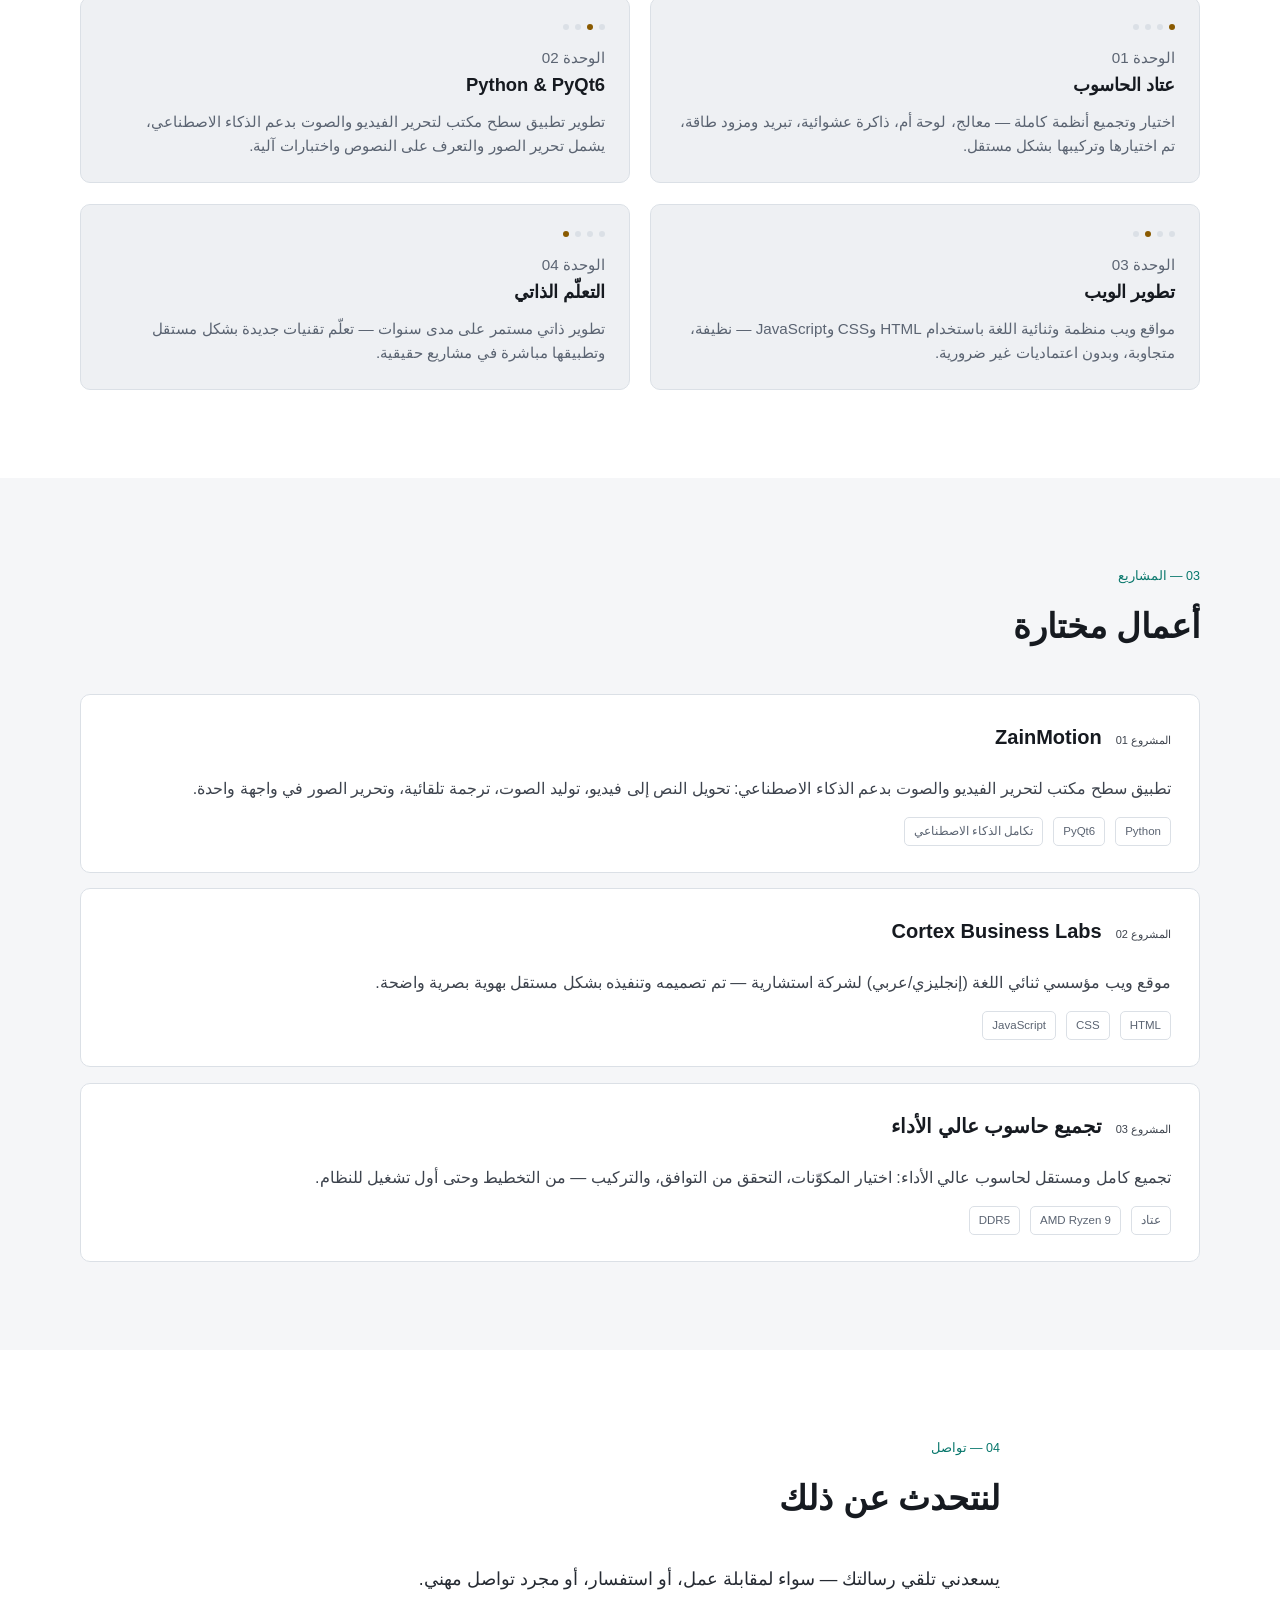
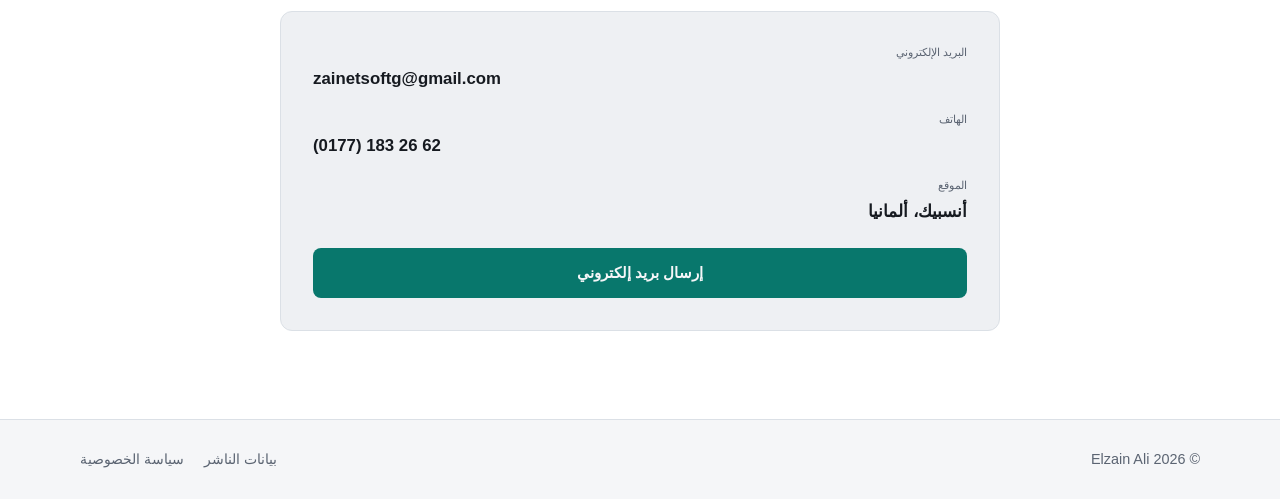
<file: index-ar.html>
<!DOCTYPE html>
<html lang="ar" dir="rtl">
<head>
<meta charset="UTF-8">
<meta name="viewport" content="width=device-width, initial-scale=1.0">
<title>Elzain Ali — متخصص معلوماتية وشغوف بالتقنية</title>
<meta name="description" content="الموقع الشخصي لإلزين علي: متخصص معلوماتية يمتلك خبرة عملية في تطوير البرمجيات وعتاد الحاسوب.">
<script>
(function(){
  try{
    var stored = localStorage.getItem('theme');
    var theme = stored || (window.matchMedia('(prefers-color-scheme: light)').matches ? 'light' : 'dark');
    if(theme === 'light'){ document.documentElement.setAttribute('data-theme','light'); }
  }catch(e){}
})();
</script>
<link rel="stylesheet" href="style.css">
</head>
<body>

<a class="skip-link" href="#main">الانتقال إلى المحتوى</a>

<header class="site-header">
  <div class="header-inner">
    <a href="#top" class="brand">
      <span class="brand-mark">EA</span>
      <span class="brand-name">Elzain Ali</span>
    </a>
    <nav class="main-nav" aria-label="التنقل الرئيسي">
      <a href="#about">عني</a>
      <a href="#skills">المهارات</a>
      <a href="#projects">المشاريع</a>
      <a href="#contact">تواصل</a>
      <a href="index.html" class="lang-switch" lang="de" dir="ltr" hreflang="de">Deutsch</a>
      <button type="button" class="theme-toggle" id="theme-toggle" aria-label="التبديل إلى الوضع الفاتح" aria-pressed="false">
        <svg class="icon-moon" viewBox="0 0 24 24" width="18" height="18" aria-hidden="true" focusable="false">
          <mask id="moon-mask">
            <rect x="0" y="0" width="24" height="24" fill="#fff"></rect>
            <circle cx="15" cy="9" r="7" fill="#000"></circle>
          </mask>
          <circle cx="12" cy="12" r="9" fill="currentColor" mask="url(#moon-mask)"></circle>
        </svg>
        <svg class="icon-sun" viewBox="0 0 24 24" width="18" height="18" aria-hidden="true" focusable="false" fill="none" stroke="currentColor" stroke-width="2" stroke-linecap="round">
          <circle cx="12" cy="12" r="4" fill="currentColor" stroke="none"></circle>
          <line x1="12" y1="2" x2="12" y2="4"></line>
          <line x1="12" y1="20" x2="12" y2="22"></line>
          <line x1="2" y1="12" x2="4" y2="12"></line>
          <line x1="20" y1="12" x2="22" y2="12"></line>
          <line x1="4.93" y1="4.93" x2="6.34" y2="6.34"></line>
          <line x1="17.66" y1="17.66" x2="19.07" y2="19.07"></line>
          <line x1="4.93" y1="19.07" x2="6.34" y2="17.66"></line>
          <line x1="17.66" y1="6.34" x2="19.07" y2="4.93"></line>
        </svg>
      </button>
    </nav>
    <button class="nav-toggle" aria-label="فتح القائمة" aria-expanded="false" aria-controls="main-nav">
      <span></span><span></span><span></span>
    </button>
  </div>
</header>

<main id="main">

  <!-- HERO -->
  <section id="top" class="hero">
    <div class="hero-inner">
      <div class="hero-top">
        <div class="hero-text">
          <p class="eyebrow">ملف&nbsp;تعريفي&nbsp;/&nbsp;بورتفوليو</p>
          <h1 class="hero-name">Elzain Ali</h1>
          <p class="hero-role">متخصص معلوماتية · تطوير برمجيات · عتاد حاسوب</p>
          <p class="hero-pitch">
            أنهيت دراستي في علوم الحاسوب، وواصلت منذ ذلك الحين التطور العملي: طوّرت مشاريع
            برمجية خاصة بي، وفهمت عتاد الحاسوب حتى أدق تفاصيله وقمت بتجميعه بنفسي. مستعد
            لتوظيف هذه المعرفة في بيئة عمل تقنية.
          </p>
          <div class="hero-actions">
            <a href="#projects" class="btn btn-primary">عرض المشاريع</a>
            <a href="#contact" class="btn btn-ghost">تواصل معي</a>
          </div>

          <dl class="spec-row">
            <div class="spec-item">
              <dt>الموقع</dt>
              <dd>أنسبيك، ساكسونيا السفلى</dd>
            </div>
            <div class="spec-item">
              <dt>اللغات</dt>
              <dd>الألمانية (B2) · الإنجليزية (B2) · العربية (لغة أم)</dd>
            </div>
            <div class="spec-item">
              <dt>التوفر</dt>
              <dd>فوراً</dd>
            </div>
          </dl>
        </div>

        <img
          class="hero-photo"
          src="images/zainet2.jpg"
          alt="صورة شخصية لإلزين علي"
          width="180"
          height="180"
          loading="eager">
      </div>
    </div>

    <svg class="trace" viewBox="0 0 1200 60" preserveAspectRatio="none" aria-hidden="true">
      <path id="trace-path" d="M0,30 L260,30 L300,10 L420,10 L460,30 L760,30 L800,50 L940,50 L980,30 L1200,30" />
      <circle class="trace-node" cx="300" cy="10" r="4"></circle>
      <circle class="trace-node" cx="800" cy="50" r="4"></circle>
      <circle class="trace-node" cx="980" cy="30" r="4"></circle>
    </svg>
  </section>

  <!-- ABOUT -->
  <section id="about" class="section">
    <div class="section-inner narrow">
      <p class="section-label">01 — عني</p>
      <p class="lead">
        أنهيت دراستي في علوم الحاسوب عام 1998 في الخرطوم (السودان)، وأعيش في ألمانيا منذ
        عام 2016. طوال هذه السنوات لم أتوقف يوماً عن الاهتمام بالتقنية — بل على العكس:
        نفّذت مشاريع برمجية حقيقية بشكل مستقل، واكتسبت معرفة عملية عميقة بعتاد الحاسوب،
        بما في ذلك التجميع الكامل لحاسوب عالي الأداء بنفسي.
      </p>
      <p>
        هذا المزيج بين الأساس النظري والخبرة العملية التي اكتسبتها بنفسي هو جوهر ما أرغب
        في تقديمه لمهمة مهنية جديدة: فهم تقني، دقة في التفاصيل، والقدرة على شرح الأمور
        المعقدة ببساطة.
      </p>

      <div class="highlight-box">
        <p class="highlight-label">ما قمت به في ألمانيا حتى الآن</p>
        <p class="highlight-text">
          إلى جانب تطوري التقني، عملت في ألمانيا بشكل مستمر وتحمّلت مسؤوليات فعلية — من
          ذلك العمل في خدمات التوصيل والقيادة وكذلك في لوجستيات المستودعات.
        </p>
        <a href="https://elzainali.github.io/Ali/" class="highlight-link">
          عرض المسار المهني <span aria-hidden="true">←</span>
        </a>
      </div>
    </div>
  </section>

  <!-- SKILLS -->
  <section id="skills" class="section alt">
    <div class="section-inner">
      <p class="section-label">02 — المهارات</p>
      <h2 class="section-title">مكوّنات ملفي الشخصي</h2>

      <div class="module-grid">

        <article class="module-card">
          <div class="module-pins" aria-hidden="true"><span></span><span></span><span></span><span></span></div>
          <p class="module-tag">الوحدة&nbsp;01</p>
          <h3>عتاد الحاسوب</h3>
          <p>اختيار وتجميع أنظمة كاملة — معالج، لوحة أم، ذاكرة عشوائية، تبريد ومزود طاقة،
          تم اختيارها وتركيبها بشكل مستقل.</p>
        </article>

        <article class="module-card">
          <div class="module-pins" aria-hidden="true"><span></span><span></span><span></span><span></span></div>
          <p class="module-tag">الوحدة&nbsp;02</p>
          <h3>Python &amp; PyQt6</h3>
          <p>تطوير تطبيق سطح مكتب لتحرير الفيديو والصوت بدعم الذكاء الاصطناعي، يشمل تحرير
          الصور والتعرف على النصوص واختبارات آلية.</p>
        </article>

        <article class="module-card">
          <div class="module-pins" aria-hidden="true"><span></span><span></span><span></span><span></span></div>
          <p class="module-tag">الوحدة&nbsp;03</p>
          <h3>تطوير الويب</h3>
          <p>مواقع ويب منظمة وثنائية اللغة باستخدام HTML وCSS وJavaScript — نظيفة، متجاوبة،
          وبدون اعتماديات غير ضرورية.</p>
        </article>

        <article class="module-card">
          <div class="module-pins" aria-hidden="true"><span></span><span></span><span></span><span></span></div>
          <p class="module-tag">الوحدة&nbsp;04</p>
          <h3>التعلّم الذاتي</h3>
          <p>تطوير ذاتي مستمر على مدى سنوات — تعلّم تقنيات جديدة بشكل مستقل وتطبيقها مباشرة
          في مشاريع حقيقية.</p>
        </article>

      </div>
    </div>
  </section>

  <!-- PROJECTS -->
  <section id="projects" class="section">
    <div class="section-inner">
      <p class="section-label">03 — المشاريع</p>
      <h2 class="section-title">أعمال مختارة</h2>

      <div class="project-list">

        <article class="project-card">
          <div class="project-head">
            <p class="project-id">المشروع&nbsp;01</p>
            <h3>ZainMotion</h3>
          </div>
          <p>تطبيق سطح مكتب لتحرير الفيديو والصوت بدعم الذكاء الاصطناعي: تحويل النص إلى
          فيديو، توليد الصوت، ترجمة تلقائية، وتحرير الصور في واجهة واحدة.</p>
          <ul class="tag-list">
            <li>Python</li><li>PyQt6</li><li>تكامل الذكاء الاصطناعي</li>
          </ul>
        </article>

        <article class="project-card">
          <div class="project-head">
            <p class="project-id">المشروع&nbsp;02</p>
            <h3>Cortex Business Labs</h3>
          </div>
          <p>موقع ويب مؤسسي ثنائي اللغة (إنجليزي/عربي) لشركة استشارية — تم تصميمه وتنفيذه
          بشكل مستقل بهوية بصرية واضحة.</p>
          <ul class="tag-list">
            <li>HTML</li><li>CSS</li><li>JavaScript</li>
          </ul>
        </article>

        <article class="project-card">
          <div class="project-head">
            <p class="project-id">المشروع&nbsp;03</p>
            <h3>تجميع حاسوب عالي الأداء</h3>
          </div>
          <p>تجميع كامل ومستقل لحاسوب عالي الأداء: اختيار المكوّنات، التحقق من التوافق،
          والتركيب — من التخطيط وحتى أول تشغيل للنظام.</p>
          <ul class="tag-list">
            <li>عتاد</li><li>AMD Ryzen 9</li><li>DDR5</li>
          </ul>
        </article>

      </div>
    </div>
  </section>

  <!-- CONTACT -->
  <section id="contact" class="section alt">
    <div class="section-inner narrow">
      <p class="section-label">04 — تواصل</p>
      <h2 class="section-title">لنتحدث عن ذلك</h2>
      <p class="lead">
        يسعدني تلقي رسالتك — سواء لمقابلة عمل، أو استفسار، أو مجرد تواصل مهني.
      </p>

      <div class="contact-card">
        <dl class="contact-list">
          <div>
            <dt>البريد الإلكتروني</dt>
            <dd dir="ltr"><a href="mailto:zainetsoftg@gmail.com">zainetsoftg@gmail.com</a></dd>
          </div>
          <div>
            <dt>الهاتف</dt>
            <dd dir="ltr"><a href="tel:+491771832662">(0177) 183 26 62</a></dd>
          </div>
          <div>
            <dt>الموقع</dt>
            <dd>أنسبيك، ألمانيا</dd>
          </div>
        </dl>
        <a href="mailto:zainetsoftg@gmail.com" class="btn btn-primary btn-block">إرسال بريد إلكتروني</a>
      </div>
    </div>
  </section>

</main>

<footer class="site-footer">
  <div class="footer-inner">
    <p>© 2026 Elzain Ali</p>
    <nav aria-label="روابط قانونية">
      <a href="impressum-ar.html">بيانات الناشر</a>
      <a href="datenschutz-ar.html">سياسة الخصوصية</a>
    </nav>
  </div>
</footer>

<script src="script.js"></script>
</body>
</html>
</file>
<file: style.css>
/* ===== Tokens ===== */
:root{
  --bg:#14171c;
  --surface:#1b1f26;
  --surface-2:#232830;
  --border:#2e343d;
  --text:#eceef1;
  --text-lead:#dfe3e8;
  --text-soft:#c7cdd5;
  --text-muted:#9ba3af;
  --accent:#4fd1c5;
  --accent-2:#e8b14c;
  --accent-hover:#69ded3;
  --on-accent:#0b0e12;
  --header-bg:rgba(20,23,28,0.9);
  --spot-glow:rgba(79,209,197,0.14);
  --accent-ring:rgba(79,209,197,0.12);

  --font-display: -apple-system, "Segoe UI", "Helvetica Neue", Arial, sans-serif;
  --font-body: -apple-system, "Segoe UI", "Helvetica Neue", Arial, sans-serif;
  --font-mono: ui-monospace, "SFMono-Regular", "Cascadia Code", Consolas, "Courier New", monospace;

  --maxw: 1120px;
}

/* ===== Light theme ===== */
:root[data-theme="light"]{
  --bg:#f5f6f8;
  --surface:#ffffff;
  --surface-2:#eef0f3;
  --border:#dbe0e6;
  --text:#161a20;
  --text-lead:#262b33;
  --text-soft:#3d434d;
  --text-muted:#5b6472;
  --accent:#08776c;
  --accent-2:#8a5a00;
  --accent-hover:#0a6259;
  --on-accent:#f5f6f8;
  --header-bg:rgba(255,255,255,0.85);
  --spot-glow:rgba(8,119,108,0.10);
  --accent-ring:rgba(8,119,108,0.16);
}

*{ box-sizing:border-box; }
html{ scroll-behavior:smooth; }
@media (prefers-reduced-motion: reduce){
  html{ scroll-behavior:auto; }
  *{
    animation-duration:0.001ms !important; animation-iteration-count:1 !important;
    transition-duration:0.001ms !important; transition-delay:0ms !important;
  }
}

body{
  margin:0;
  background:var(--bg);
  color:var(--text);
  font-family:var(--font-body);
  line-height:1.6;
  -webkit-font-smoothing:antialiased;
  transition:background-color .3s ease, color .3s ease;
}

img{ max-width:100%; display:block; }
a{ color:inherit; }

.skip-link{
  position:absolute; left:-999px; top:0;
  background:var(--accent); color:var(--on-accent); padding:10px 16px; z-index:200;
}
.skip-link:focus{ left:12px; top:12px; }

/* ===== Header ===== */
.site-header{
  position:sticky; top:0; z-index:100;
  background:var(--header-bg);
  backdrop-filter:blur(8px);
  border-bottom:1px solid var(--border);
  transition:background-color .3s ease, border-color .3s ease;
}
.header-inner{
  max-width:var(--maxw); margin:0 auto; padding:14px 24px;
  display:flex; align-items:center; justify-content:space-between;
}
.brand{ display:flex; align-items:center; gap:10px; text-decoration:none; }
.brand-mark{
  font-family:var(--font-mono); font-size:13px; font-weight:700;
  color:var(--bg); background:var(--accent);
  padding:4px 7px; border-radius:4px; letter-spacing:0.5px;
}
.brand-name{ font-weight:700; letter-spacing:-0.01em; }

.main-nav{ display:flex; align-items:center; }
.main-nav a{ margin-left:28px; }
.main-nav a:first-child{ margin-left:0; }
.main-nav a{
  position:relative;
  display:inline-block;
  text-decoration:none; color:var(--text-muted); font-size:14.5px;
  font-weight:500; transition:color .15s ease;
  padding-bottom:3px;
}
.main-nav a::after{
  content:"";
  position:absolute; left:50%; bottom:0;
  width:0; height:1.5px;
  background:var(--accent);
  transform:translateX(-50%);
  transition:width .25s ease;
}
.main-nav a:hover, .main-nav a:focus-visible{ color:var(--accent); }
.main-nav a:hover::after, .main-nav a:focus-visible::after{ width:100%; }

/* ===== Theme toggle ===== */
.theme-toggle{
  position:relative;
  width:36px; height:36px;
  margin-left:20px;
  flex-shrink:0;
  display:inline-flex; align-items:center; justify-content:center;
  border:1px solid var(--border);
  border-radius:6px;
  background:none;
  color:var(--text);
  cursor:pointer;
  transition:border-color .3s ease, color .3s ease;
}
.theme-toggle:hover{ border-color:var(--accent); color:var(--accent); }
.theme-toggle svg{
  position:absolute;
  transition:opacity .35s ease, transform .45s ease;
}
.theme-toggle .icon-sun{ opacity:0; transform:rotate(-90deg) scale(.5); }
.theme-toggle .icon-moon{ opacity:1; transform:rotate(0deg) scale(1); }
:root[data-theme="light"] .theme-toggle .icon-moon{ opacity:0; transform:rotate(110deg) scale(.5); }
:root[data-theme="light"] .theme-toggle .icon-sun{ opacity:1; transform:rotate(0deg) scale(1); }

/* ===== Language switch ===== */
.main-nav a.lang-switch{
  font-family:var(--font-mono);
  font-size:12px;
  padding:5px 10px;
  border:1px solid var(--border);
  border-radius:6px;
  transition:border-color .3s ease, color .15s ease;
}
.main-nav a.lang-switch::after{ display:none; }
.main-nav a.lang-switch:hover, .main-nav a.lang-switch:focus-visible{
  border-color:var(--accent); color:var(--accent);
}

.nav-toggle{
  display:none; flex-direction:column; justify-content:center; align-items:center;
  width:36px; height:36px; background:none; border:1px solid var(--border);
  border-radius:6px; cursor:pointer;
  transition:border-color .3s ease;
}
.nav-toggle span{ width:20px; height:2px; background:var(--text); border-radius:2px; transition:background-color .3s ease; }
.nav-toggle span + span{ margin-top:5px; }

@media (max-width:760px){
  .main-nav{
    position:absolute; top:100%; left:0; right:0;
    background:var(--surface); border-bottom:1px solid var(--border);
    flex-direction:column; align-items:flex-start; padding:8px 24px 18px;
    display:none;
    transition:background-color .3s ease, border-color .3s ease;
  }
  .main-nav.open{ display:flex; }
  .nav-toggle{ display:flex; }
  .theme-toggle{ margin-left:0; margin-top:14px; }
}

/* ===== Hero ===== */
.hero{
  position:relative;
  padding:96px 24px 64px;
  overflow:hidden;
}
.hero::before{
  content:"";
  position:absolute;
  inset:0;
  z-index:0;
  background:radial-gradient(
    circle 420px at var(--spot-x, 50%) var(--spot-y, 30%),
    var(--spot-glow), transparent 70%
  );
  opacity:0;
  transition:opacity .4s ease;
  pointer-events:none;
}
.hero.spotlight-active::before{ opacity:1; }
.hero-inner{ position:relative; z-index:1; max-width:var(--maxw); margin:0 auto; }

.hero-top{
  display:flex;
  align-items:center;
  gap:48px;
  flex-wrap:wrap-reverse;
}
.hero-text{ flex:1 1 420px; min-width:0; }

.hero-photo{
  width:180px;
  height:180px;
  flex-shrink:0;
  border-radius:50%;
  object-fit:cover;
  border:3px solid var(--accent);
  box-shadow:0 0 0 6px var(--accent-ring);
  transition:border-color .3s ease, box-shadow .3s ease;
}

@media (max-width:820px){
  .hero-top{ flex-direction:column-reverse; align-items:flex-start; gap:28px; }
}
@media (max-width:640px){
  .hero-photo{ width:120px; height:120px; }
}

.eyebrow{
  font-family:var(--font-mono); font-size:12.5px; letter-spacing:0.14em;
  color:var(--accent); margin:0 0 18px; text-transform:uppercase;
}
.hero-name{
  font-family:var(--font-display);
  font-size:clamp(2.4rem, 6vw, 4.2rem);
  font-weight:800; letter-spacing:-0.03em; line-height:1.02;
  margin:0 0 10px;
}
.hero-role{
  font-size:clamp(1rem, 2vw, 1.25rem); color:var(--text-muted);
  margin:0 0 26px; font-weight:500;
}
.hero-pitch{
  max-width:620px; font-size:1.05rem; color:var(--text-soft);
  margin:0 0 34px;
}
.hero-actions{ display:flex; gap:14px; flex-wrap:wrap; margin-bottom:56px; }

.btn{
  display:inline-block; text-decoration:none; font-weight:600; font-size:0.95rem;
  padding:13px 24px; border-radius:8px; transition:transform .15s ease, background .15s ease, border-color .15s ease;
}
.btn-primary{ background:var(--accent); color:var(--on-accent); }
.btn-primary:hover{ transform:translateY(-2px); background:var(--accent-hover); }
.btn-ghost{ border:1px solid var(--border); color:var(--text); }
.btn-ghost:hover{ border-color:var(--accent); color:var(--accent); }
.btn-block{ width:100%; text-align:center; margin-top:22px; }

.spec-row{
  display:grid; grid-template-columns:repeat(3,1fr);
  gap:20px; margin:0; padding-top:28px; border-top:1px solid var(--border);
  max-width:760px;
}
.spec-item dt{
  font-family:var(--font-mono); font-size:11px; letter-spacing:0.1em;
  text-transform:uppercase; color:var(--text-muted); margin-bottom:6px;
}
.spec-item dd{ margin:0; font-size:0.92rem; font-weight:600; }

@media (max-width:640px){
  .spec-row{ grid-template-columns:1fr; gap:16px; }
}

.trace{ width:100%; height:auto; display:block; }
.trace path{
  fill:none; stroke:var(--border); stroke-width:2;
}
#trace-path{
  stroke:var(--accent);
  stroke-dasharray:1600;
  stroke-dashoffset:1600;
  animation:draw 1.8s ease forwards .3s;
}
.trace-node{ fill:var(--accent-2); opacity:0; animation:fadein .4s ease forwards 1.8s; }
@keyframes draw{ to{ stroke-dashoffset:0; } }
@keyframes fadein{ to{ opacity:1; } }

/* ===== Sections ===== */
.section{ padding:88px 24px; }
.section.alt{ background:var(--surface); }
.section-inner{ max-width:var(--maxw); margin:0 auto; }
.section-inner.narrow{ max-width:720px; }

.section-label{
  font-family:var(--font-mono); font-size:12.5px; letter-spacing:0.12em;
  color:var(--accent); text-transform:uppercase; margin:0 0 14px;
}
.section-title{
  font-size:clamp(1.6rem,3vw,2.1rem); font-weight:800; letter-spacing:-0.02em;
  margin:0 0 40px;
}
.lead{ font-size:1.1rem; color:var(--text-lead); margin:0 0 18px; }

/* ===== Skill modules ===== */
.module-grid{
  display:grid; grid-template-columns:repeat(2,1fr); gap:20px;
}
@media (max-width:720px){ .module-grid{ grid-template-columns:1fr; } }

.module-card{
  position:relative;
  background:var(--surface);
  border:1px solid var(--border);
  border-radius:10px;
  padding:26px 24px 24px;
  will-change:transform;
  transition:background-color .3s ease, border-color .3s ease;
}
.section.alt .module-card{ background:var(--surface-2); }

.module-pins{ display:flex; gap:6px; margin-bottom:16px; }
.module-pins span{
  width:6px; height:6px; border-radius:50%; background:var(--border);
}
.module-card:nth-child(1) .module-pins span:nth-child(1),
.module-card:nth-child(2) .module-pins span:nth-child(2),
.module-card:nth-child(3) .module-pins span:nth-child(3),
.module-card:nth-child(4) .module-pins span:nth-child(4){
  background:var(--accent-2);
}

.module-tag{
  font-family:var(--font-mono); font-size:11px; letter-spacing:0.1em;
  color:var(--text-muted); margin:0 0 10px;
}
.module-card h3{ margin:0 0 10px; font-size:1.15rem; letter-spacing:-0.01em; }
.module-card p{ margin:0; color:var(--text-muted); font-size:0.95rem; }

/* ===== Projects ===== */
.project-list{ display:flex; flex-direction:column; gap:16px; }
.project-card{
  position:relative;
  border:1px solid var(--border); border-radius:10px;
  padding:26px 28px; background:var(--surface);
  transition:border-color .15s ease, background-color .3s ease;
  will-change:transform;
}
.project-card:hover{ border-color:var(--accent); }
.project-head{ display:flex; align-items:baseline; gap:14px; margin-bottom:10px; flex-wrap:wrap; }
.project-id{
  font-family:var(--font-mono); font-size:11px; color:var(--accent-2); letter-spacing:0.08em;
}
.project-head h3{ margin:0; font-size:1.25rem; letter-spacing:-0.01em; }
.project-card p{ margin:0 0 16px; color:var(--text-soft); }

.tag-list{ list-style:none; display:flex; gap:10px; flex-wrap:wrap; margin:0; padding:0; }
.tag-list li{
  font-family:var(--font-mono); font-size:11.5px; color:var(--text-muted);
  border:1px solid var(--border); border-radius:5px; padding:4px 9px;
}

/* ===== About: Highlight Box ===== */
.highlight-box{
  border:1px solid var(--border);
  border-radius:12px;
  background:var(--surface);
  padding:24px 28px;
  margin-top:32px;
  transition:background-color .3s ease, border-color .3s ease;
}
.highlight-label{
  font-family:var(--font-mono); font-size:11px; letter-spacing:0.1em;
  text-transform:uppercase; color:var(--accent); margin:0 0 10px;
}
.highlight-text{ margin:0 0 18px; color:var(--text-muted); font-size:0.98rem; }
.highlight-link{
  display:inline-flex; align-items:center; gap:6px;
  font-weight:600; font-size:0.95rem; text-decoration:none;
  color:var(--text); border-bottom:1px solid var(--border);
  padding-bottom:2px; transition:color .15s ease, border-color .15s ease;
}
.highlight-link:hover{ color:var(--accent); border-color:var(--accent); }
.highlight-link span{ transition:transform .15s ease; }
.highlight-link:hover span{ transform:translateX(3px); }

/* ===== Contact ===== */
.contact-card{
  border:1px solid var(--border); border-radius:12px; background:var(--surface-2);
  padding:32px; margin-top:8px;
  transition:background-color .3s ease, border-color .3s ease;
}
.contact-list{ display:grid; gap:18px; margin:0; }
.contact-list dt{
  font-family:var(--font-mono); font-size:11px; letter-spacing:0.1em;
  text-transform:uppercase; color:var(--text-muted); margin-bottom:4px;
}
.contact-list dd{ margin:0; font-size:1.05rem; font-weight:600; }
.contact-list a{ text-decoration:none; }
.contact-list a:hover{ color:var(--accent); }

/* ===== Footer ===== */
.site-footer{ border-top:1px solid var(--border); padding:28px 24px; transition:border-color .3s ease; }
.footer-inner{
  max-width:var(--maxw); margin:0 auto; display:flex;
  justify-content:space-between; align-items:center; flex-wrap:wrap; gap:12px;
}
.footer-inner p{ margin:0; color:var(--text-muted); font-size:0.9rem; }
.footer-inner nav{ display:flex; gap:20px; }
.footer-inner a{
  text-decoration:none; color:var(--text-muted); font-size:0.9rem;
}
.footer-inner a:hover{ color:var(--accent); }

/* ===== Reveal on scroll ===== */
.reveal{ opacity:0; transform:translateY(16px); transition:opacity .5s ease, transform .5s ease; }
.reveal.is-visible{ opacity:1; transform:none; }

/* Stagger reveal for grouped cards */
.module-grid > .reveal:nth-child(1){ transition-delay:0s; }
.module-grid > .reveal:nth-child(2){ transition-delay:.08s; }
.module-grid > .reveal:nth-child(3){ transition-delay:.16s; }
.module-grid > .reveal:nth-child(4){ transition-delay:.24s; }

.project-list > .reveal:nth-child(1){ transition-delay:0s; }
.project-list > .reveal:nth-child(2){ transition-delay:.08s; }
.project-list > .reveal:nth-child(3){ transition-delay:.16s; }

/* ===== Arabic / RTL support ===== */
html[lang="ar"]{
  --font-display: Tahoma, "Segoe UI", Arial, sans-serif;
  --font-body: Tahoma, "Segoe UI", Arial, sans-serif;
  --font-mono: Tahoma, "Segoe UI", Arial, sans-serif;
}
html[lang="ar"] .eyebrow,
html[lang="ar"] .section-label,
html[lang="ar"] .section-title,
html[lang="ar"] .module-tag,
html[lang="ar"] .module-card h3,
html[lang="ar"] .project-head h3,
html[lang="ar"] .project-id,
html[lang="ar"] .spec-item dt,
html[lang="ar"] .contact-list dt,
html[lang="ar"] .highlight-label{
  letter-spacing:normal;
}

html[dir="rtl"] .skip-link{ left:auto; right:-999px; }
html[dir="rtl"] .skip-link:focus{ left:auto; right:12px; }
html[dir="rtl"] .main-nav a{ margin-left:0; margin-right:28px; }
html[dir="rtl"] .main-nav a:first-child{ margin-right:0; }
html[dir="rtl"] .theme-toggle{ margin-left:0; margin-right:20px; }
@media (max-width:760px){
  html[dir="rtl"] .theme-toggle{ margin-right:0; }
}
</file>
